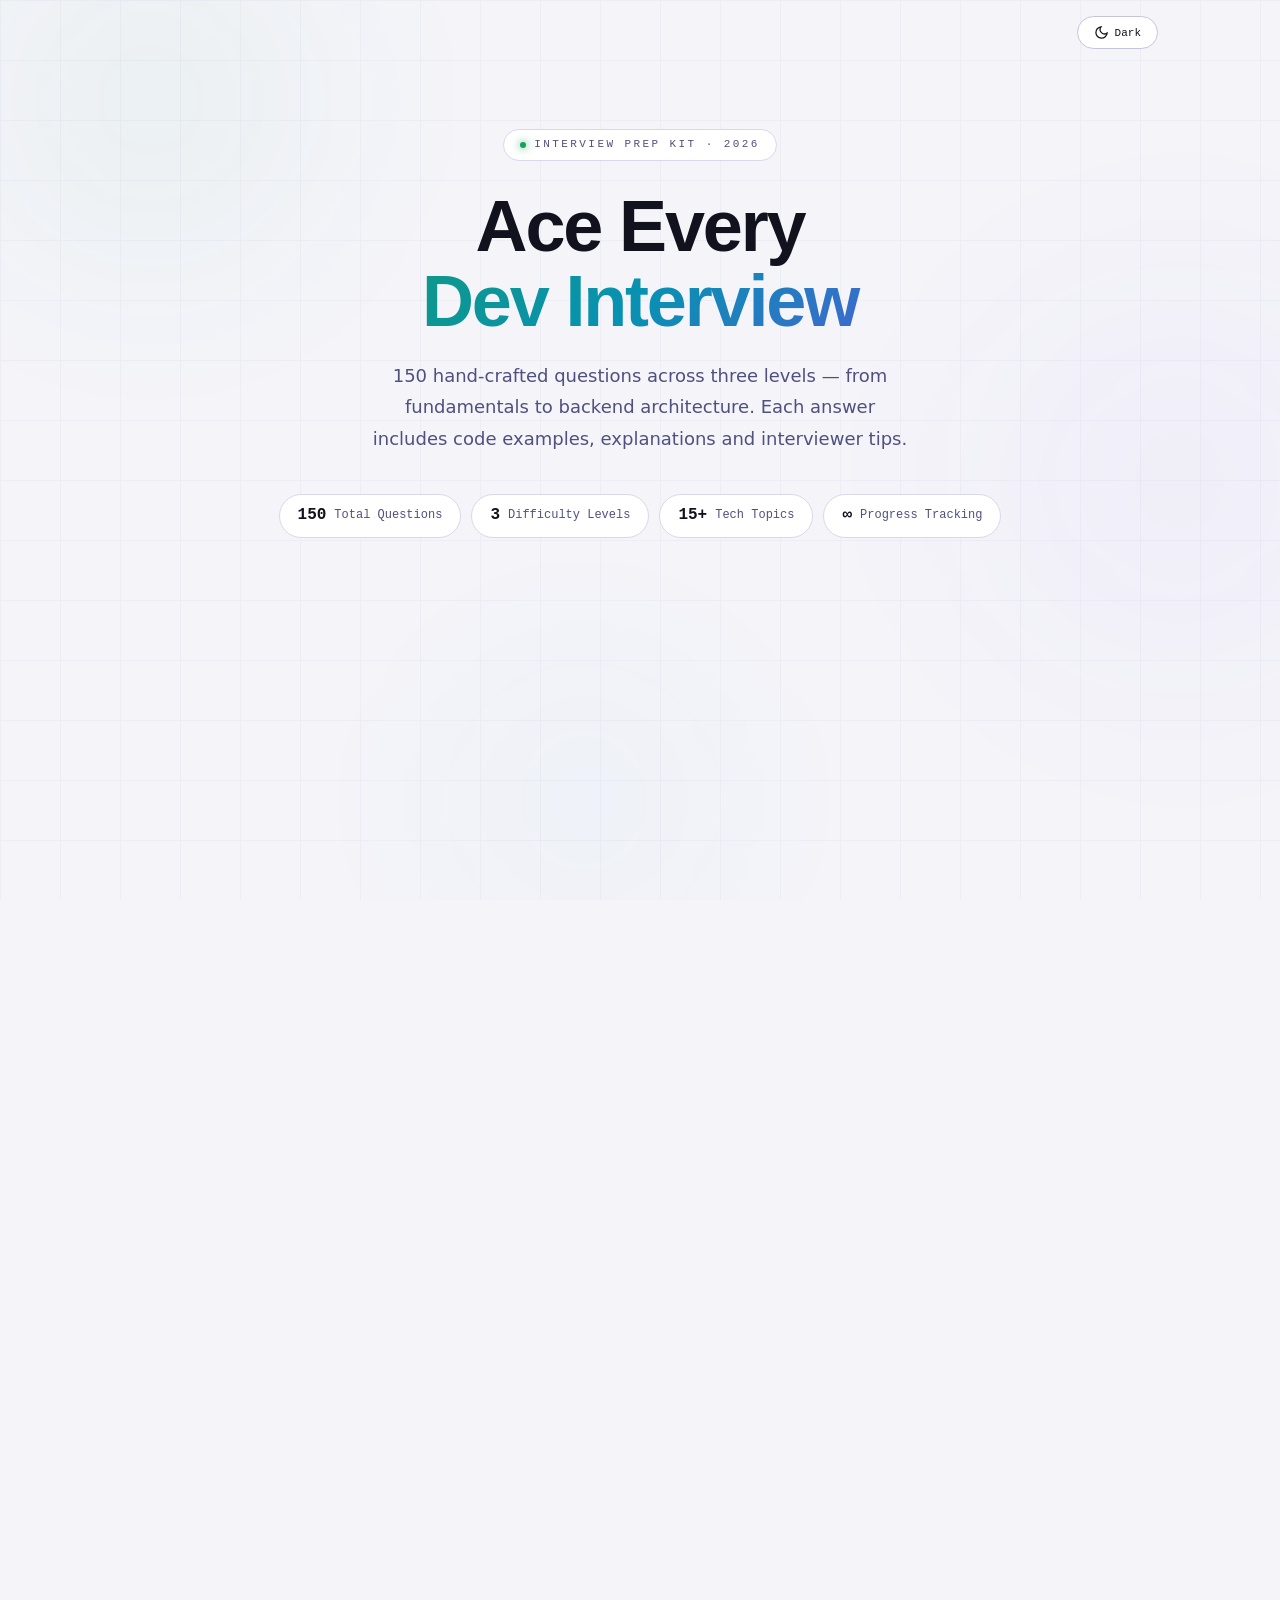
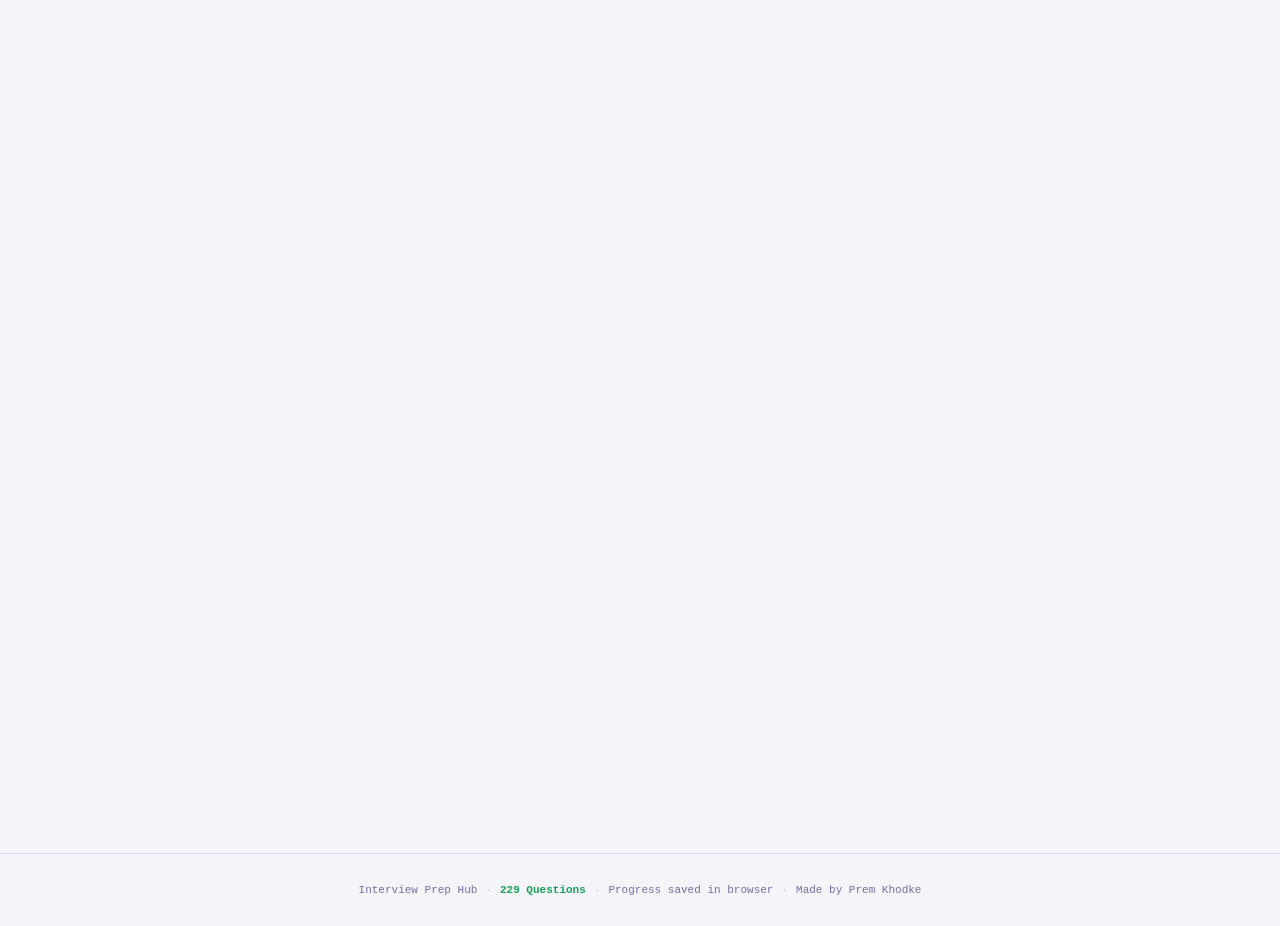
<file: index.html>
<!DOCTYPE html>
<html lang="en" data-theme="dark">

<head>
  <meta charset="UTF-8">
  <meta name="viewport" content="width=device-width, initial-scale=1.0">

  <!-- Security headers (CSP defined centrally in assets/js/csp.js) -->
  <!-- Note: X-Frame-Options and frame-ancestors must be set as HTTP response headers, not <meta> tags -->
  <script src="assets/js/csp.js"></script>
  <meta http-equiv="X-Content-Type-Options" content="nosniff">
  <meta http-equiv="Referrer-Policy" content="strict-origin-when-cross-origin">
  <meta http-equiv="Permissions-Policy" content="camera=(), microphone=(), geolocation=()">

  <!-- SEO -->
  <link rel="icon" type="image/x-icon" href="favicon.ico">
  <title>Interview Prep Hub — 150+ Full Stack Questions</title>
  <meta name="description"
    content="Master your full-stack developer interview with 150 curated questions across Basic, Intermediate, and Backend levels. Track your progress and land your dream job.">

  <!-- Fonts (preconnect for performance) -->
  <link rel="preconnect" href="https://fonts.googleapis.com">
  <link rel="preconnect" href="https://fonts.gstatic.com" crossorigin>
  <link rel="stylesheet"
    href="https://fonts.googleapis.com/css2?family=Syne:wght@400;600;700;800&family=DM+Mono:wght@400;500&family=Inter:wght@300;400;500;600&display=swap">

  <!-- Styles -->
  <link rel="stylesheet" href="assets/css/landing.css">

  <!-- Theme: runs before body paint to prevent FOUC -->
  <script src="assets/js/theme.js"></script>
</head>

<body>
  <!-- Skip navigation for keyboard / screen reader users -->
  <a href="#main-content" class="skip-link">Skip to main content</a>

  <!-- Background orbs (decorative, hidden from AT) -->
  <div class="bg-orbs" aria-hidden="true">
    <div class="orb orb-1"></div>
    <div class="orb orb-2"></div>
    <div class="orb orb-3"></div>
  </div>

  <div class="container">
    <!-- Theme toggle -->
    <div class="theme-toggle-wrap">
      <button id="theme-toggle" class="theme-btn" aria-label="Switch to light mode" type="button">
        <!-- Icon injected by JS -->
      </button>
    </div>

    <main id="main-content">

      <!-- ── HERO ── -->
      <section class="hero" aria-labelledby="hero-heading">
        <div class="hero-eyebrow" aria-hidden="true">
          <span class="dot"></span>
          Interview Prep Kit · 2026
        </div>

        <h1 id="hero-heading">
          <span class="h1-line1">Ace Every</span>
          <span class="h1-line2">Dev Interview</span>
        </h1>

        <p class="hero-sub">
          150 hand-crafted questions across three levels — from fundamentals to backend architecture.
          Each answer includes code examples, explanations and interviewer tips.
        </p>

        <div class="stats-row" role="list" aria-label="Quick stats">
          <div class="stat-chip" role="listitem"><span class="num" aria-label="150">150</span> Total Questions</div>
          <div class="stat-chip" role="listitem"><span class="num" aria-label="3">3</span> Difficulty Levels</div>
          <div class="stat-chip" role="listitem"><span class="num" aria-label="15 plus">15+</span> Tech Topics</div>
          <div class="stat-chip" role="listitem"><span class="num" aria-label="unlimited">∞</span> Progress Tracking
          </div>
        </div>
      </section>

      <!-- ── QUESTION SET CARDS ── -->
      <section aria-labelledby="sets-heading">
        <h2 id="sets-heading" class="sr-only">Question Sets</h2>

        <div class="cards-grid reveal" id="cardsGrid">

          <!-- Basic 50 -->
          <a href="basic-50/index.html" class="card card-basic" id="card-basic"
            aria-label="Basic 50 — Beginner level, 50 questions on React, JavaScript, CSS, Node.js and Git">
            <div class="card-band" aria-hidden="true"></div>
            <div class="card-inner-glow" aria-hidden="true"></div>
            <div class="card-body">
              <div class="card-badge" aria-hidden="true">⬡ Level 01 · Beginner</div>
              <span class="card-level-icon" role="img" aria-label="Seedling">🌱</span>
              <div class="diff-dots" aria-label="Difficulty: 1 out of 3">
                <div class="diff-dot filled" aria-hidden="true"></div>
                <div class="diff-dot empty" aria-hidden="true"></div>
                <div class="diff-dot empty" aria-hidden="true"></div>
              </div>
              <h3 class="card-title">Basic 50</h3>
              <p class="card-subtitle">Start here. Covers essentials every full-stack developer needs — React,
                JavaScript, CSS, Node.js and Git fundamentals.</p>
              <ul class="card-topics" aria-label="Topics covered">
                <li class="topic-tag">React</li>
                <li class="topic-tag">JavaScript</li>
                <li class="topic-tag">CSS / Tailwind</li>
                <li class="topic-tag">Node.js</li>
                <li class="topic-tag">Linux</li>
                <li class="topic-tag">MySQL</li>
                <li class="topic-tag">Git</li>
              </ul>
              <div class="card-meta">
                <div class="card-count">
                  <span class="num" aria-label="50">50</span>
                  <span class="label">Questions</span>
                </div>
                <span class="card-cta" aria-hidden="true">Start <span class="cta-arrow">→</span></span>
              </div>
            </div>
          </a>

          <!-- Intermediate 50 -->
          <a href="intermediate-50/index.html" class="card card-inter" id="card-intermediate"
            aria-label="Intermediate 50 — Intermediate level, 50 questions on React internals, TypeScript and performance">
            <div class="card-band" aria-hidden="true"></div>
            <div class="card-inner-glow" aria-hidden="true"></div>
            <div class="card-body">
              <div class="card-badge" aria-hidden="true">⬡ Level 02 · Intermediate</div>
              <span class="card-level-icon" role="img" aria-label="Lightning bolt">⚡</span>
              <div class="diff-dots" aria-label="Difficulty: 2 out of 3">
                <div class="diff-dot filled" aria-hidden="true"></div>
                <div class="diff-dot filled" aria-hidden="true"></div>
                <div class="diff-dot empty" aria-hidden="true"></div>
              </div>
              <h3 class="card-title">Intermediate 50</h3>
              <p class="card-subtitle">Level up. Deep dives into React internals, TypeScript, performance optimization
                and advanced Node.js patterns.</p>
              <ul class="card-topics" aria-label="Topics covered">
                <li class="topic-tag">React Internals</li>
                <li class="topic-tag">TypeScript</li>
                <li class="topic-tag">Next.js RSC</li>
                <li class="topic-tag">Performance</li>
                <li class="topic-tag">Closures</li>
                <li class="topic-tag">SCSS</li>
                <li class="topic-tag">CSS Grid</li>
              </ul>
              <div class="card-meta">
                <div class="card-count">
                  <span class="num" aria-label="50">50</span>
                  <span class="label">Questions</span>
                </div>
                <span class="card-cta" aria-hidden="true">Start <span class="cta-arrow">→</span></span>
              </div>
            </div>
          </a>

          <!-- Backend 50 -->
          <a href="backend-50/index.html" class="card card-backend" id="card-backend"
            aria-label="Backend 50 — Advanced level, 50 questions on Node.js, databases, Docker and system design">
            <div class="card-band" aria-hidden="true"></div>
            <div class="card-inner-glow" aria-hidden="true"></div>
            <div class="card-body">
              <div class="card-badge" aria-hidden="true">⬡ Level 03 · Backend</div>
              <span class="card-level-icon" role="img" aria-label="Wrench">🔧</span>
              <div class="diff-dots" aria-label="Difficulty: 3 out of 3">
                <div class="diff-dot filled" aria-hidden="true"></div>
                <div class="diff-dot filled" aria-hidden="true"></div>
                <div class="diff-dot filled" aria-hidden="true"></div>
              </div>
              <h3 class="card-title">Backend 50</h3>
              <p class="card-subtitle">Go deep on servers. Node.js, databases, REST APIs, Docker, NestJS, webhooks and
                system design.</p>
              <ul class="card-topics" aria-label="Topics covered">
                <li class="topic-tag">Node.js</li>
                <li class="topic-tag">REST API</li>
                <li class="topic-tag">PostgreSQL</li>
                <li class="topic-tag">MongoDB</li>
                <li class="topic-tag">Docker</li>
                <li class="topic-tag">NestJS</li>
                <li class="topic-tag">Webhooks</li>
              </ul>
              <div class="card-meta">
                <div class="card-count">
                  <span class="num" aria-label="50">50</span>
                  <span class="label">Questions</span>
                </div>
                <span class="card-cta" aria-hidden="true">Start <span class="cta-arrow">→</span></span>
              </div>
            </div>
          </a>

          <!-- Company Questions -->
          <a href="company-questions/index.html" class="card card-company" id="card-company"
            aria-label="Company Questions — Top questions from tech giants like Google, Meta, and Amazon">
            <div class="card-band" aria-hidden="true"></div>
            <div class="card-inner-glow" aria-hidden="true"></div>
            <div class="card-body">
              <div class="card-badge" aria-hidden="true">⬡ Level 04 · Companies</div>
              <span class="card-level-icon" role="img" aria-label="Building">🏢</span>
              <div class="diff-dots" aria-label="Difficulty: Mixed">
                <div class="diff-dot filled" aria-hidden="true"></div>
                <div class="diff-dot filled" aria-hidden="true"></div>
                <div class="diff-dot filled" aria-hidden="true"></div>
              </div>
              <h3 class="card-title">Company Qs</h3>
              <p class="card-subtitle">Real interview questions segregated by top tech companies. Repeated questions are
                marked as Important.</p>
              <ul class="card-topics" aria-label="Topics covered">
                <li class="topic-tag">Cognizant</li>
                <li class="topic-tag">Jio Hotstar</li>
                <li class="topic-tag">Deloitte</li>
                <li class="topic-tag">System Design</li>
                <li class="topic-tag">DSA</li>
              </ul>
              <div class="card-meta">
                <div class="card-count">
                  <span class="num" aria-label="Growing">∞</span>
                  <span class="label">Questions</span>
                </div>
                <span class="card-cta" aria-hidden="true">Start <span class="cta-arrow">→</span></span>
              </div>
            </div>
          </a>

        </div><!-- /.cards-grid -->
      </section>

      <!-- ── HOW IT WORKS ── -->
      <section aria-labelledby="how-heading" class="reveal">
        <p class="section-label" aria-hidden="true">How it works</p>
        <h2 id="how-heading" class="section-title">Built for real interview prep</h2>

        <ul class="steps-grid" aria-label="Steps to use this kit">
          <li class="step">
            <div class="step-num" aria-hidden="true">01</div>
            <span class="step-icon" role="img" aria-label="Target">🎯</span>
            <h3 class="step-title">Pick your level</h3>
            <p class="step-desc">Start with Basic if you're new. Jump to Intermediate or Backend if you're prepping for
              a specific role.</p>
          </li>
          <li class="step">
            <div class="step-num" aria-hidden="true">02</div>
            <span class="step-icon" role="img" aria-label="Open book">📖</span>
            <h3 class="step-title">Read the answer</h3>
            <p class="step-desc">Every question has a detailed answer, a code example, a plain-English explanation, and
              an interviewer tip.</p>
          </li>
          <li class="step">
            <div class="step-num" aria-hidden="true">03</div>
            <span class="step-icon" role="img" aria-label="Checkmark">✅</span>
            <h3 class="step-title">Mark as done</h3>
            <p class="step-desc">Click the circle to mark questions complete. Your progress is saved in the browser so
              you never lose it.</p>
          </li>
          <li class="step">
            <div class="step-num" aria-hidden="true">04</div>
            <span class="step-icon" role="img" aria-label="Magnifying glass">🔍</span>
            <h3 class="step-title">Filter &amp; search</h3>
            <p class="step-desc">Filter by difficulty or topic, or use the search bar to quickly find questions on any
              technology.</p>
          </li>
        </ul>
      </section>

      <!-- ── TOPICS CLOUD ── -->
      <section aria-labelledby="topics-heading" class="topics-section reveal">
        <div class="topics-header">
          <h2 id="topics-heading" class="topics-title">All Topics Covered</h2>
          <p class="topics-sub">Across all three question sets</p>
        </div>
        <ul class="topics-cloud" aria-label="Technology topics">
          <!-- Basic (green) -->
          <li class="topic-pill"><span class="pill-dot pill-green" aria-hidden="true"></span>React</li>
          <li class="topic-pill"><span class="pill-dot pill-green" aria-hidden="true"></span>Next.js</li>
          <li class="topic-pill"><span class="pill-dot pill-green" aria-hidden="true"></span>JavaScript</li>
          <li class="topic-pill"><span class="pill-dot pill-green" aria-hidden="true"></span>CSS Flexbox</li>
          <li class="topic-pill"><span class="pill-dot pill-green" aria-hidden="true"></span>TailwindCSS</li>
          <li class="topic-pill"><span class="pill-dot pill-green" aria-hidden="true"></span>Node.js</li>
          <li class="topic-pill"><span class="pill-dot pill-green" aria-hidden="true"></span>Express.js</li>
          <li class="topic-pill"><span class="pill-dot pill-green" aria-hidden="true"></span>Linux</li>
          <li class="topic-pill"><span class="pill-dot pill-green" aria-hidden="true"></span>Git</li>
          <li class="topic-pill"><span class="pill-dot pill-green" aria-hidden="true"></span>MySQL</li>
          <li class="topic-pill"><span class="pill-dot pill-green" aria-hidden="true"></span>MongoDB</li>
          <!-- Intermediate (purple) -->
          <li class="topic-pill"><span class="pill-dot pill-purple" aria-hidden="true"></span>TypeScript</li>
          <li class="topic-pill"><span class="pill-dot pill-purple" aria-hidden="true"></span>React Internals</li>
          <li class="topic-pill"><span class="pill-dot pill-purple" aria-hidden="true"></span>RSC / App Router</li>
          <li class="topic-pill"><span class="pill-dot pill-purple" aria-hidden="true"></span>Redux Toolkit</li>
          <li class="topic-pill"><span class="pill-dot pill-purple" aria-hidden="true"></span>Zustand</li>
          <li class="topic-pill"><span class="pill-dot pill-purple" aria-hidden="true"></span>CSS Grid</li>
          <li class="topic-pill"><span class="pill-dot pill-purple" aria-hidden="true"></span>SCSS</li>
          <li class="topic-pill"><span class="pill-dot pill-purple" aria-hidden="true"></span>Performance</li>
          <li class="topic-pill"><span class="pill-dot pill-purple" aria-hidden="true"></span>Event Loop</li>
          <li class="topic-pill"><span class="pill-dot pill-purple" aria-hidden="true"></span>Closures</li>
          <li class="topic-pill"><span class="pill-dot pill-purple" aria-hidden="true"></span>Lighthouse</li>
          <!-- Backend (teal) -->
          <li class="topic-pill"><span class="pill-dot pill-teal" aria-hidden="true"></span>REST API</li>
          <li class="topic-pill"><span class="pill-dot pill-teal" aria-hidden="true"></span>NestJS</li>
          <li class="topic-pill"><span class="pill-dot pill-teal" aria-hidden="true"></span>PHP</li>
          <li class="topic-pill"><span class="pill-dot pill-teal" aria-hidden="true"></span>Java / Spring</li>
          <li class="topic-pill"><span class="pill-dot pill-teal" aria-hidden="true"></span>PostgreSQL</li>
          <li class="topic-pill"><span class="pill-dot pill-teal" aria-hidden="true"></span>Docker</li>
          <li class="topic-pill"><span class="pill-dot pill-teal" aria-hidden="true"></span>Nginx</li>
          <li class="topic-pill"><span class="pill-dot pill-teal" aria-hidden="true"></span>Webhooks</li>
          <li class="topic-pill"><span class="pill-dot pill-teal" aria-hidden="true"></span>JWT / OAuth</li>
          <li class="topic-pill"><span class="pill-dot pill-teal" aria-hidden="true"></span>Redis / TTL</li>
          <li class="topic-pill"><span class="pill-dot pill-teal" aria-hidden="true"></span>Webpack</li>
          <li class="topic-pill"><span class="pill-dot pill-teal" aria-hidden="true"></span>ACID / Transactions</li>
          <li class="topic-pill"><span class="pill-dot pill-teal" aria-hidden="true"></span>CRUD</li>
        </ul>
      </section>

    </main><!-- /#main-content -->
  </div><!-- /.container -->

  <!-- Footer -->
  <footer>
    <div class="container">
      <p class="footer-inner">
        <span>Interview Prep Hub</span>
        <span class="footer-sep" aria-hidden="true">·</span>
        <span class="footer-accent" id="landing-q-count">229 Questions</span>
        <span class="footer-sep" aria-hidden="true">·</span>
        <span>Progress saved in browser</span>
        <span class="footer-sep" aria-hidden="true">·</span>
        <span>Made by Prem Khodke</span>
      </p>
    </div>
  </footer>

  <!-- Question count updated by landing.js -->

  <!-- Floating hint (mobile, aria-hidden so screen readers don't duplicate) -->
  <div class="floating-bar" aria-hidden="true">
    <span class="fb-dot"></span>
    150 questions · 3 levels · start anywhere
  </div>

  <!-- Screen-reader only utility class -->
  <!-- .sr-only is defined in landing.css -->

  <!-- App JS (deferred — does not block render) -->
  <script src="assets/js/landing.js" defer></script>
</body>

</html>
</file>
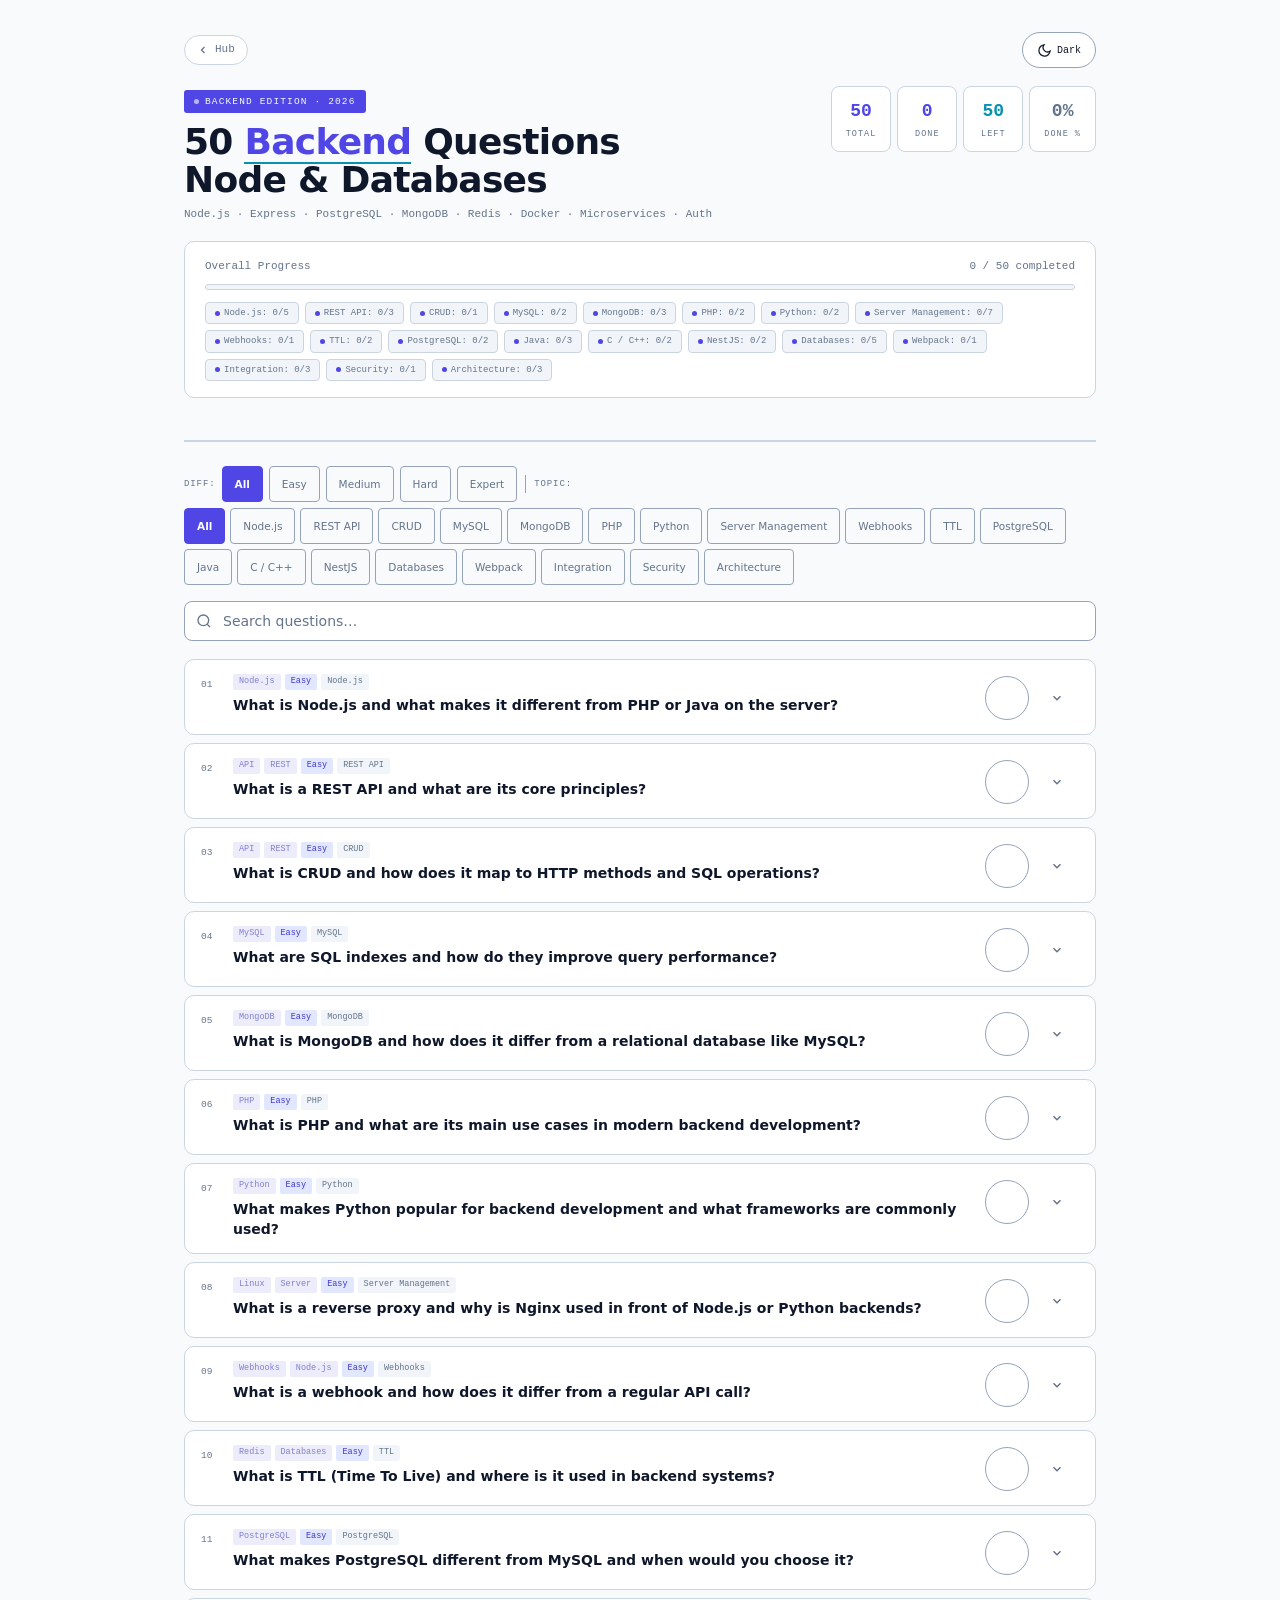
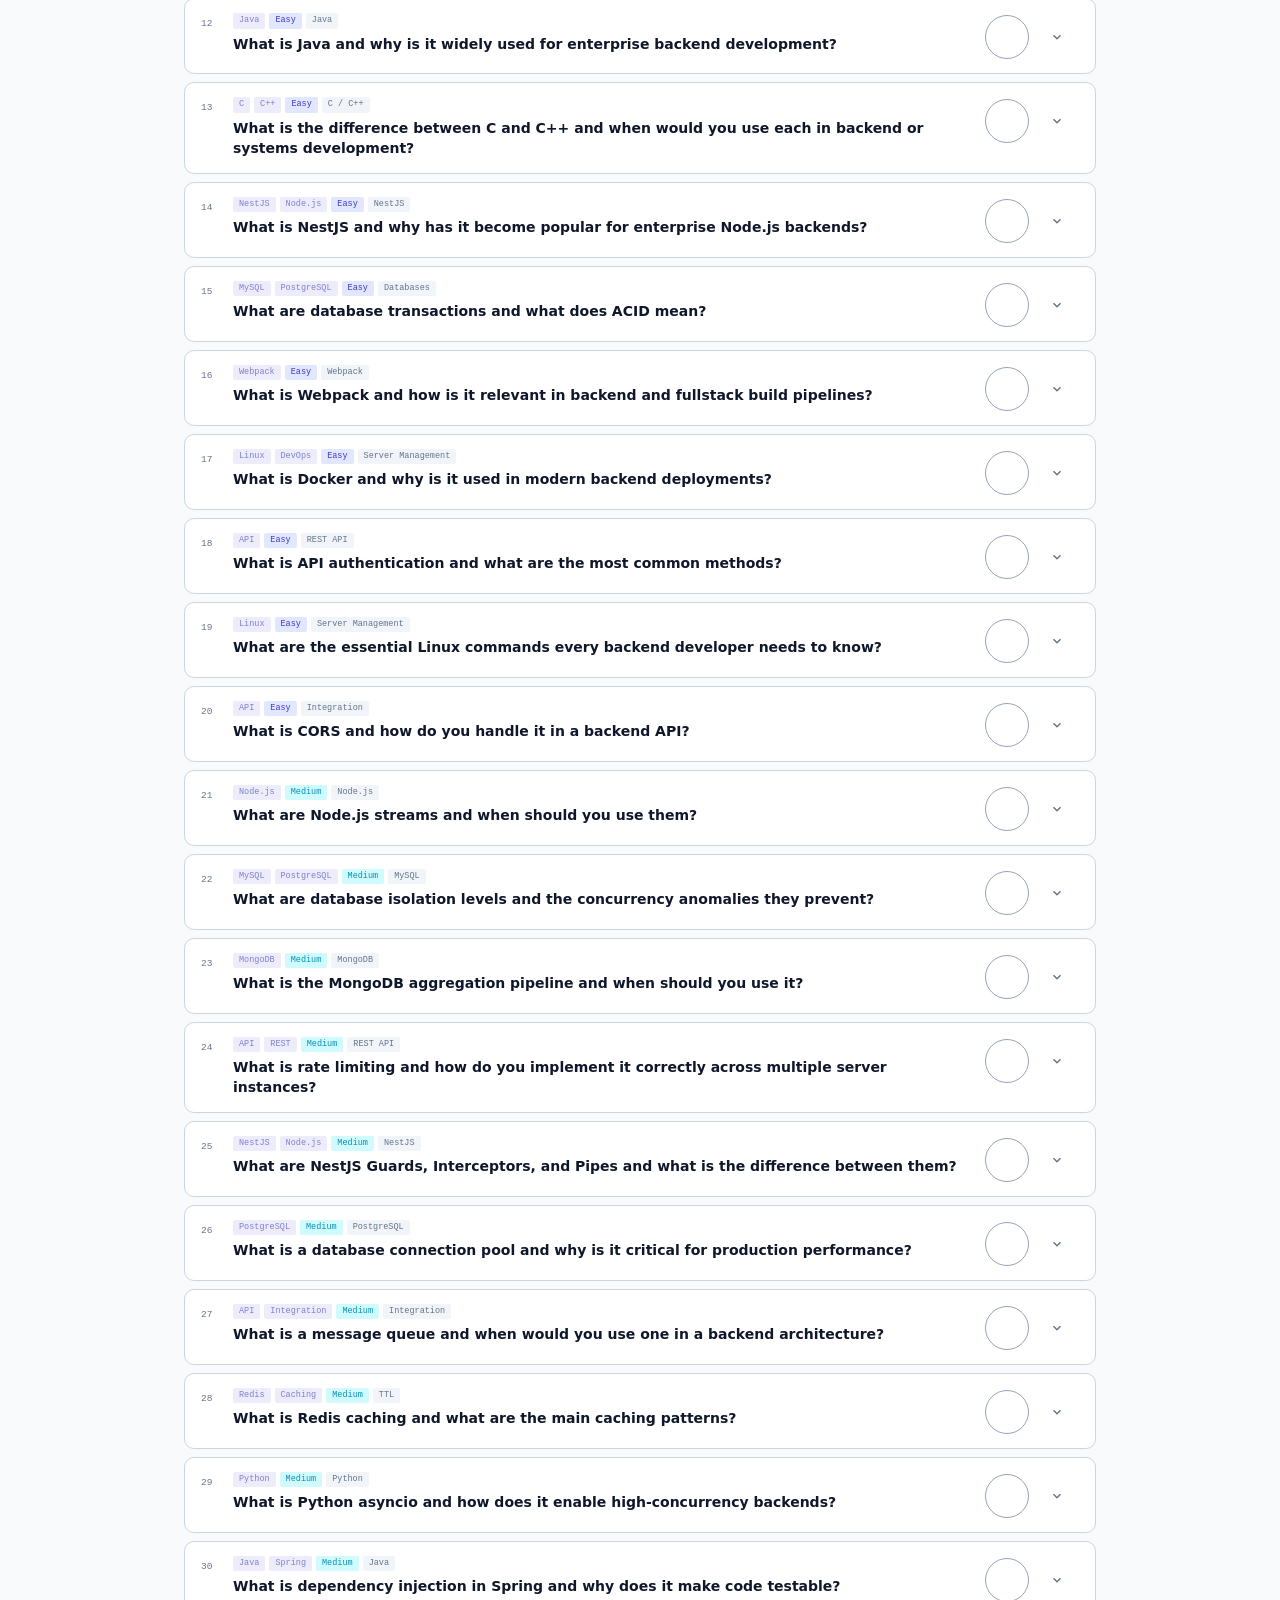
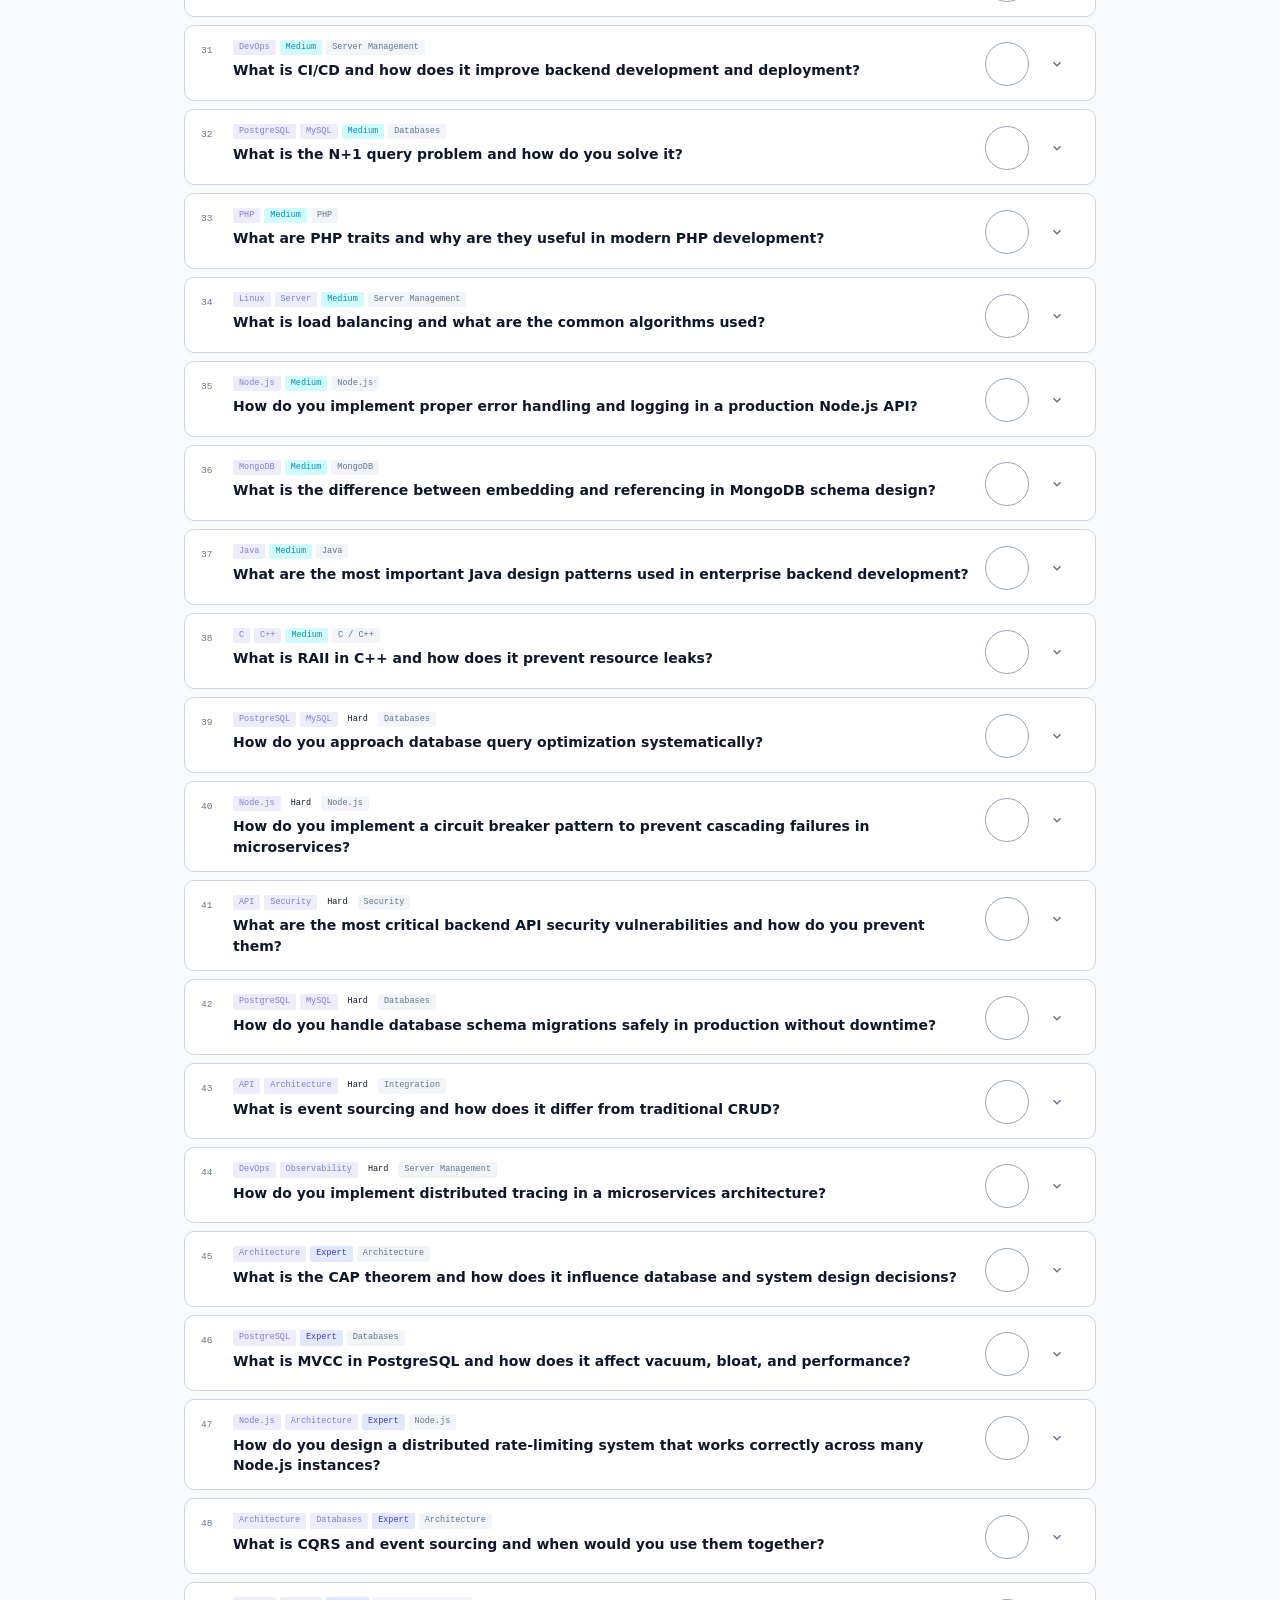
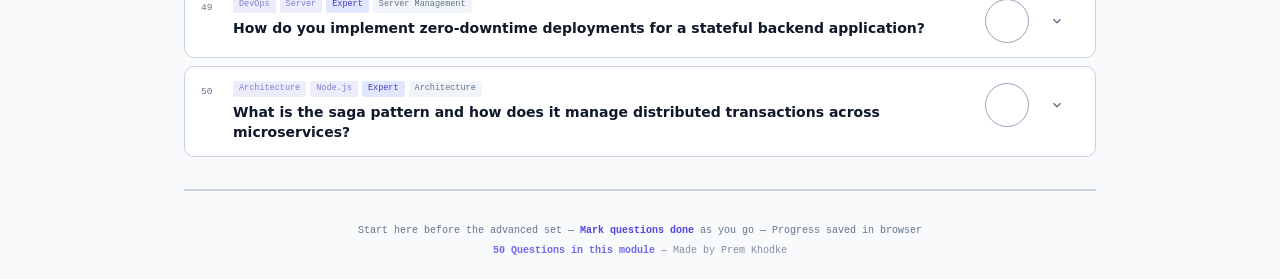
<file: backend-50/index.html>
<!DOCTYPE html>
<html lang="en" data-theme="light">

<head>
  <meta charset="UTF-8">
  <meta name="viewport" content="width=device-width, initial-scale=1.0">

  <!-- Security headers (CSP defined centrally in ../assets/js/csp.js) -->
  <!-- Note: X-Frame-Options and frame-ancestors must be set as HTTP response headers, not <meta> tags -->
  <script src="../assets/js/csp.js"></script>
  <meta http-equiv="X-Content-Type-Options" content="nosniff">
  <meta http-equiv="Referrer-Policy" content="strict-origin-when-cross-origin">
  <meta http-equiv="Permissions-Policy" content="camera=(), microphone=(), geolocation=()">

  <!-- SEO -->
  <title>50 Basic Full Stack Interview Questions — React, JS, CSS, Node &amp; More</title>
  <meta name="description"
    content="50 beginner-level full-stack developer interview questions covering React, JavaScript, CSS, TailwindCSS, Node.js, Linux, MySQL, MongoDB, Git and more.">

  <!-- Fonts -->
  <link rel="preconnect" href="https://fonts.googleapis.com">
  <link rel="preconnect" href="https://fonts.gstatic.com" crossorigin>
  <link rel="stylesheet"
    href="https://fonts.googleapis.com/css2?family=Inter:wght@300;400;500;600;700&family=DM+Mono:wght@400;500&display=swap">

  <!-- Stylesheet -->
  <link rel="stylesheet" href="css/styles.css">

  <!-- Theme: runs before body to prevent FOUC -->
  <script src="../assets/js/theme.js"></script>
</head>

<body>

  <!-- Skip navigation link (keyboard / AT users) -->
  <a href="#main-content" class="skip-link">Skip to main content</a>

  <!-- ARIA live region for dynamic announcements -->
  <div id="a11y-live" role="status" aria-live="polite" aria-atomic="true"></div>

  <div class="wrap">

    <iqhub-header badge="Backend Edition · 2026" title="50 <em>Backend</em> Questions<br>Node & Databases" sub="Node.js · Express · PostgreSQL · MongoDB · Redis · Docker · Microservices · Auth"></iqhub-header>

    <main id="main-content">

      <!-- Filters -->
      <iqhub-filters diffs="Easy,Medium,Hard,Expert"></iqhub-filters>

      <!-- Question list -->
      <section aria-label="Interview questions" aria-live="polite" aria-relevant="additions removals">
        <div class="ql" id="ql" role="list"></div>
      </section>

    </main>

    <iqhub-footer></iqhub-footer>
    

  </div><!-- /.wrap -->

  <!-- App JS (deferred) -->
  <script src="../components/iqhub-components.js" defer></script>
  <script src="../assets/js/core-app.js" defer></script>
  <script src="js/app.js" defer></script>
</body>

</html>
</file>
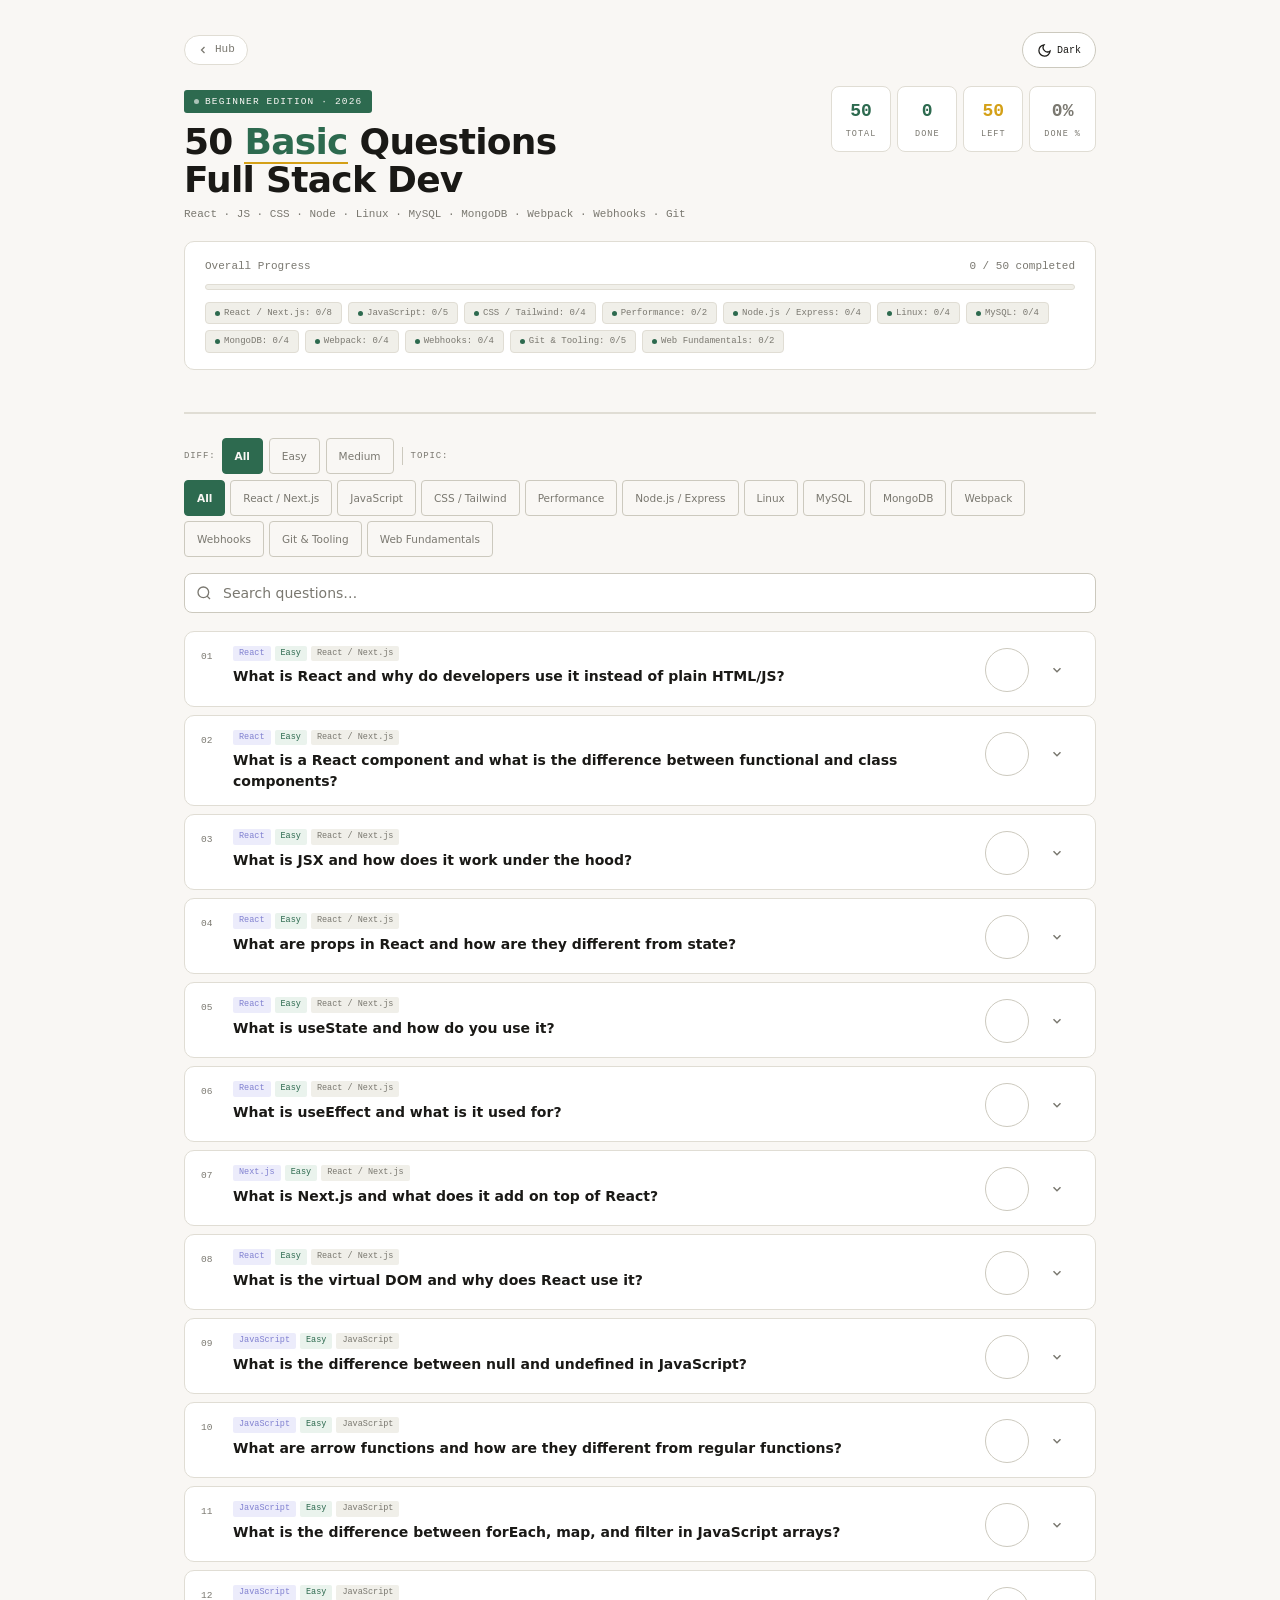
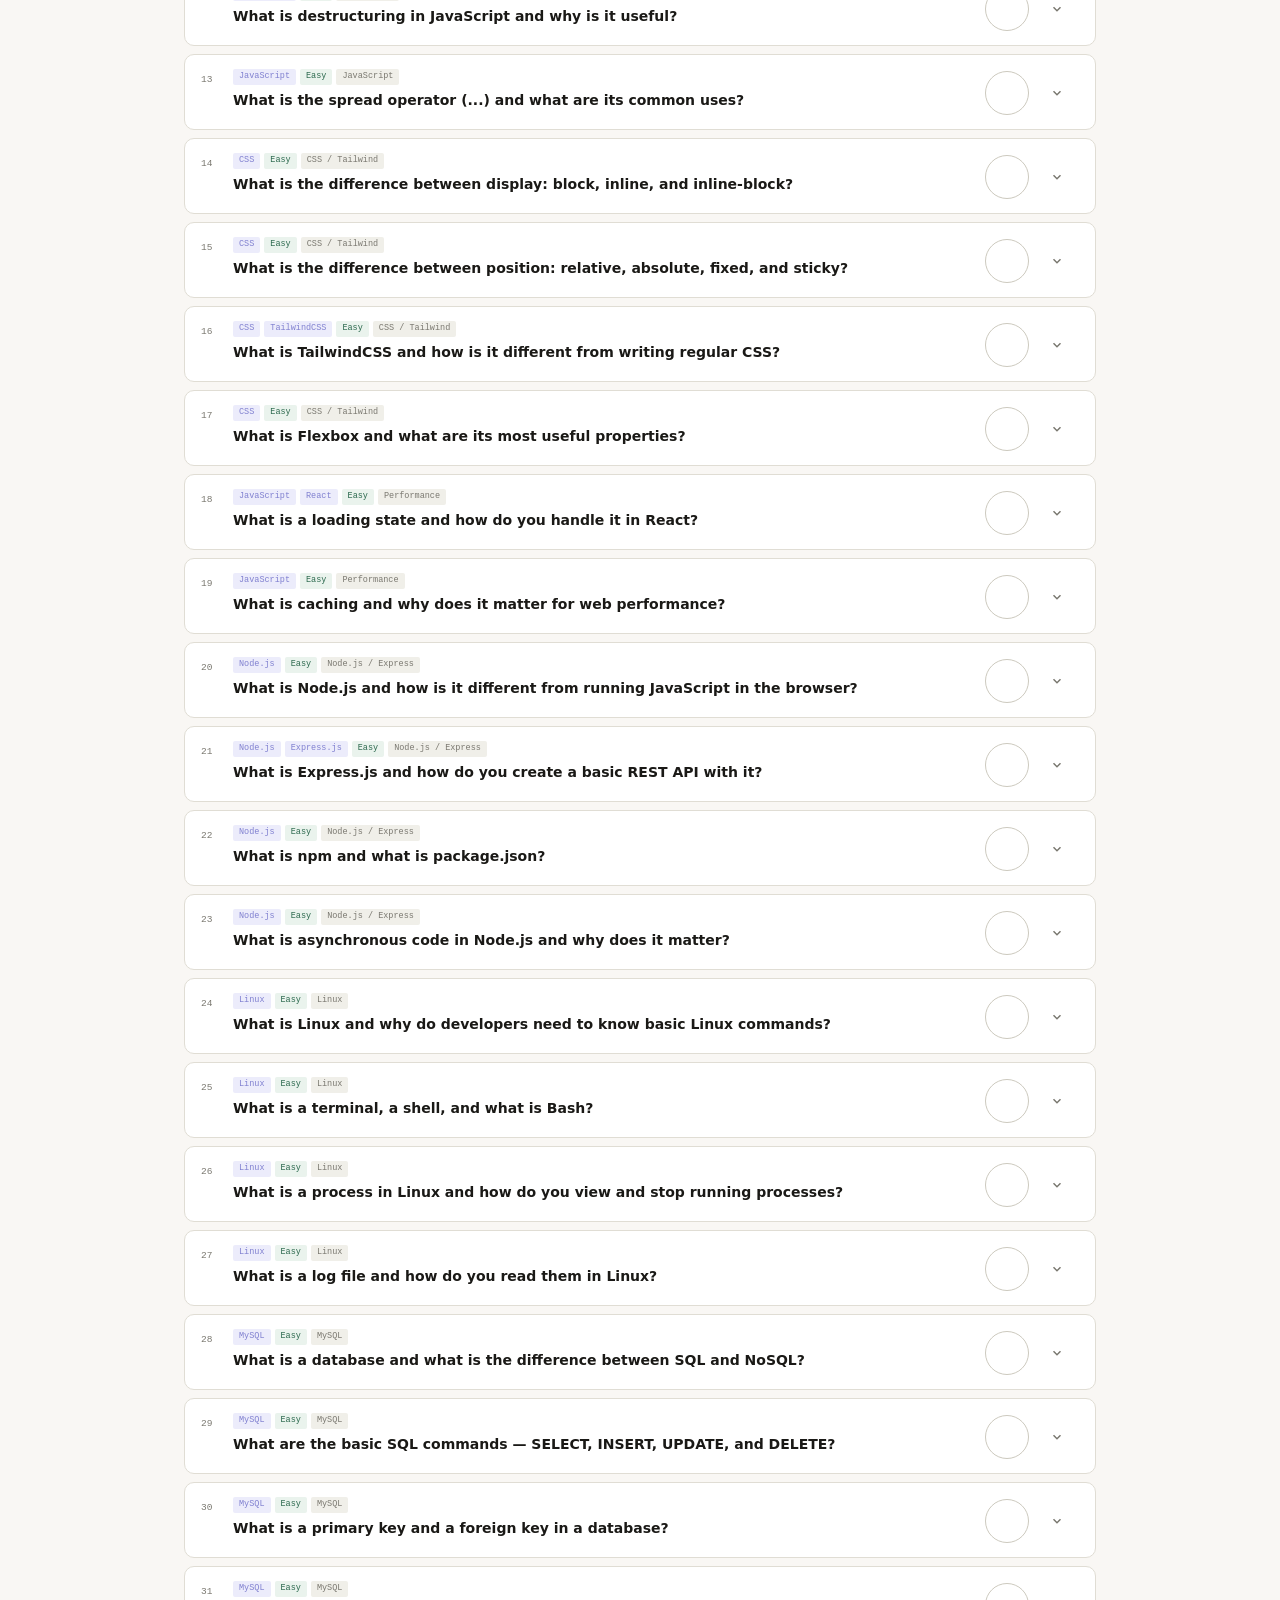
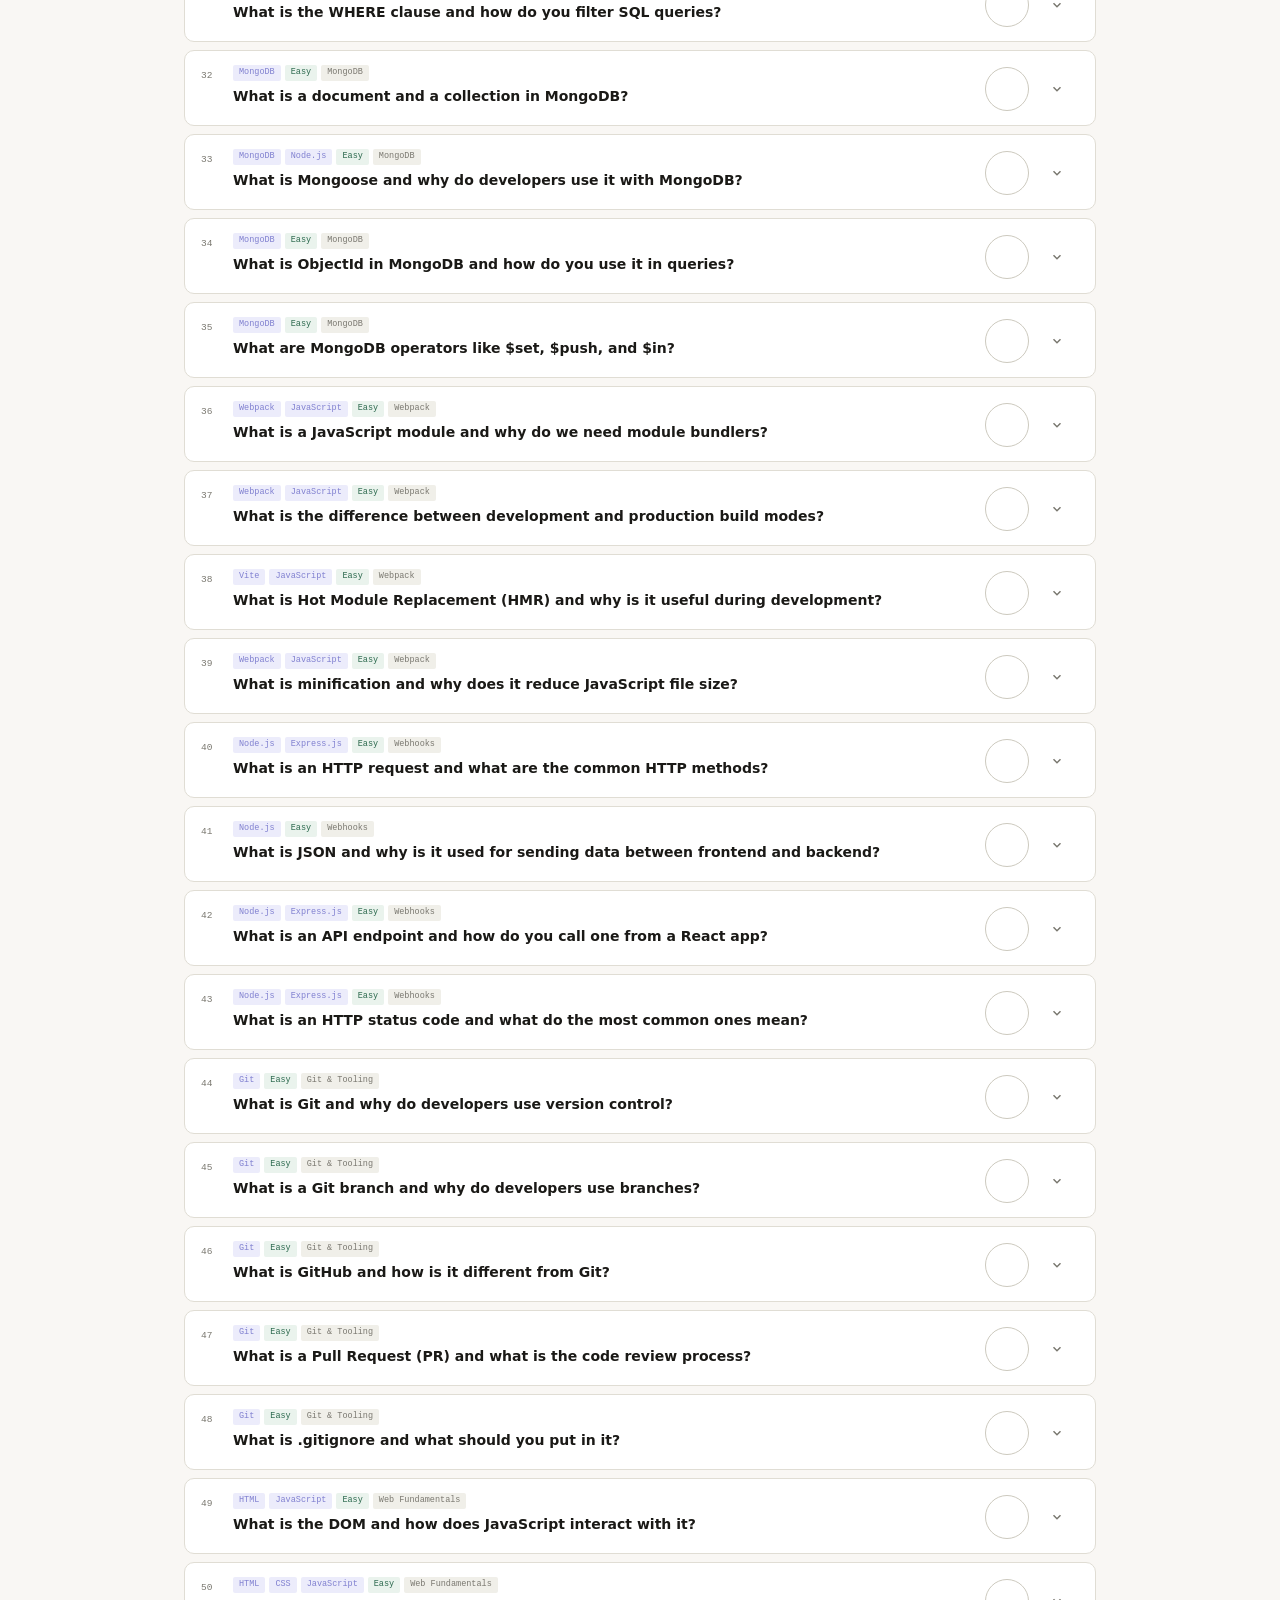
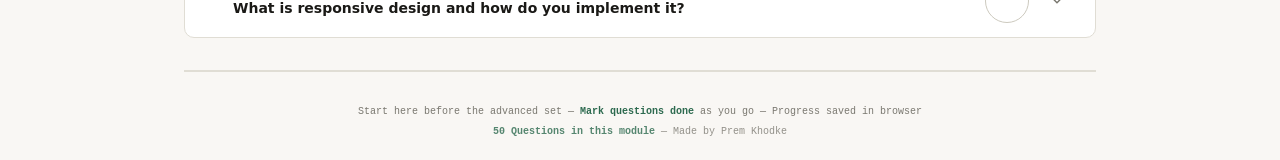
<file: basic-50/index.html>
<!DOCTYPE html>
<html lang="en" data-theme="light">

<head>
  <meta charset="UTF-8">
  <meta name="viewport" content="width=device-width, initial-scale=1.0">

  <!-- Security headers (CSP defined centrally in ../assets/js/csp.js) -->
  <!-- Note: X-Frame-Options and frame-ancestors must be set as HTTP response headers, not <meta> tags -->
  <script src="../assets/js/csp.js"></script>
  <meta http-equiv="X-Content-Type-Options" content="nosniff">
  <meta http-equiv="Referrer-Policy" content="strict-origin-when-cross-origin">
  <meta http-equiv="Permissions-Policy" content="camera=(), microphone=(), geolocation=()">

  <!-- SEO -->
  <title>50 Basic Full Stack Interview Questions — React, JS, CSS, Node &amp; More</title>
  <meta name="description"
    content="50 beginner-level full-stack developer interview questions covering React, JavaScript, CSS, TailwindCSS, Node.js, Linux, MySQL, MongoDB, Git and more.">

  <!-- Fonts -->
  <link rel="preconnect" href="https://fonts.googleapis.com">
  <link rel="preconnect" href="https://fonts.gstatic.com" crossorigin>
  <link rel="stylesheet"
    href="https://fonts.googleapis.com/css2?family=Inter:wght@300;400;500;600;700&family=DM+Mono:wght@400;500&display=swap">

  <!-- Stylesheet -->
  <link rel="stylesheet" href="css/styles.css">

  <!-- Theme: runs before body to prevent FOUC -->
  <script src="../assets/js/theme.js"></script>
</head>

<body>

  <!-- Skip navigation link (keyboard / AT users) -->
  <a href="#main-content" class="skip-link">Skip to main content</a>

  <!-- ARIA live region for dynamic announcements -->
  <div id="a11y-live" role="status" aria-live="polite" aria-atomic="true"></div>

  <div class="wrap">

    <iqhub-header badge="Beginner Edition · 2026" title="50 <em>Basic</em> Questions<br>Full Stack Dev" sub="React · JS · CSS · Node · Linux · MySQL · MongoDB · Webpack · Webhooks · Git"></iqhub-header>

    <main id="main-content">

      <!-- Filters -->
      <iqhub-filters diffs="Easy,Medium"></iqhub-filters>

      <!-- Question list -->
      <section aria-label="Interview questions" aria-live="polite" aria-relevant="additions removals">
        <div class="ql" id="ql" role="list"></div>
      </section>

    </main>

    <iqhub-footer></iqhub-footer>
    

  </div><!-- /.wrap -->

  <!-- App JS (deferred) -->
  <script src="../components/iqhub-components.js" defer></script>
  <script src="../assets/js/core-app.js" defer></script>
  <script src="js/app.js" defer></script>
</body>

</html>
</file>
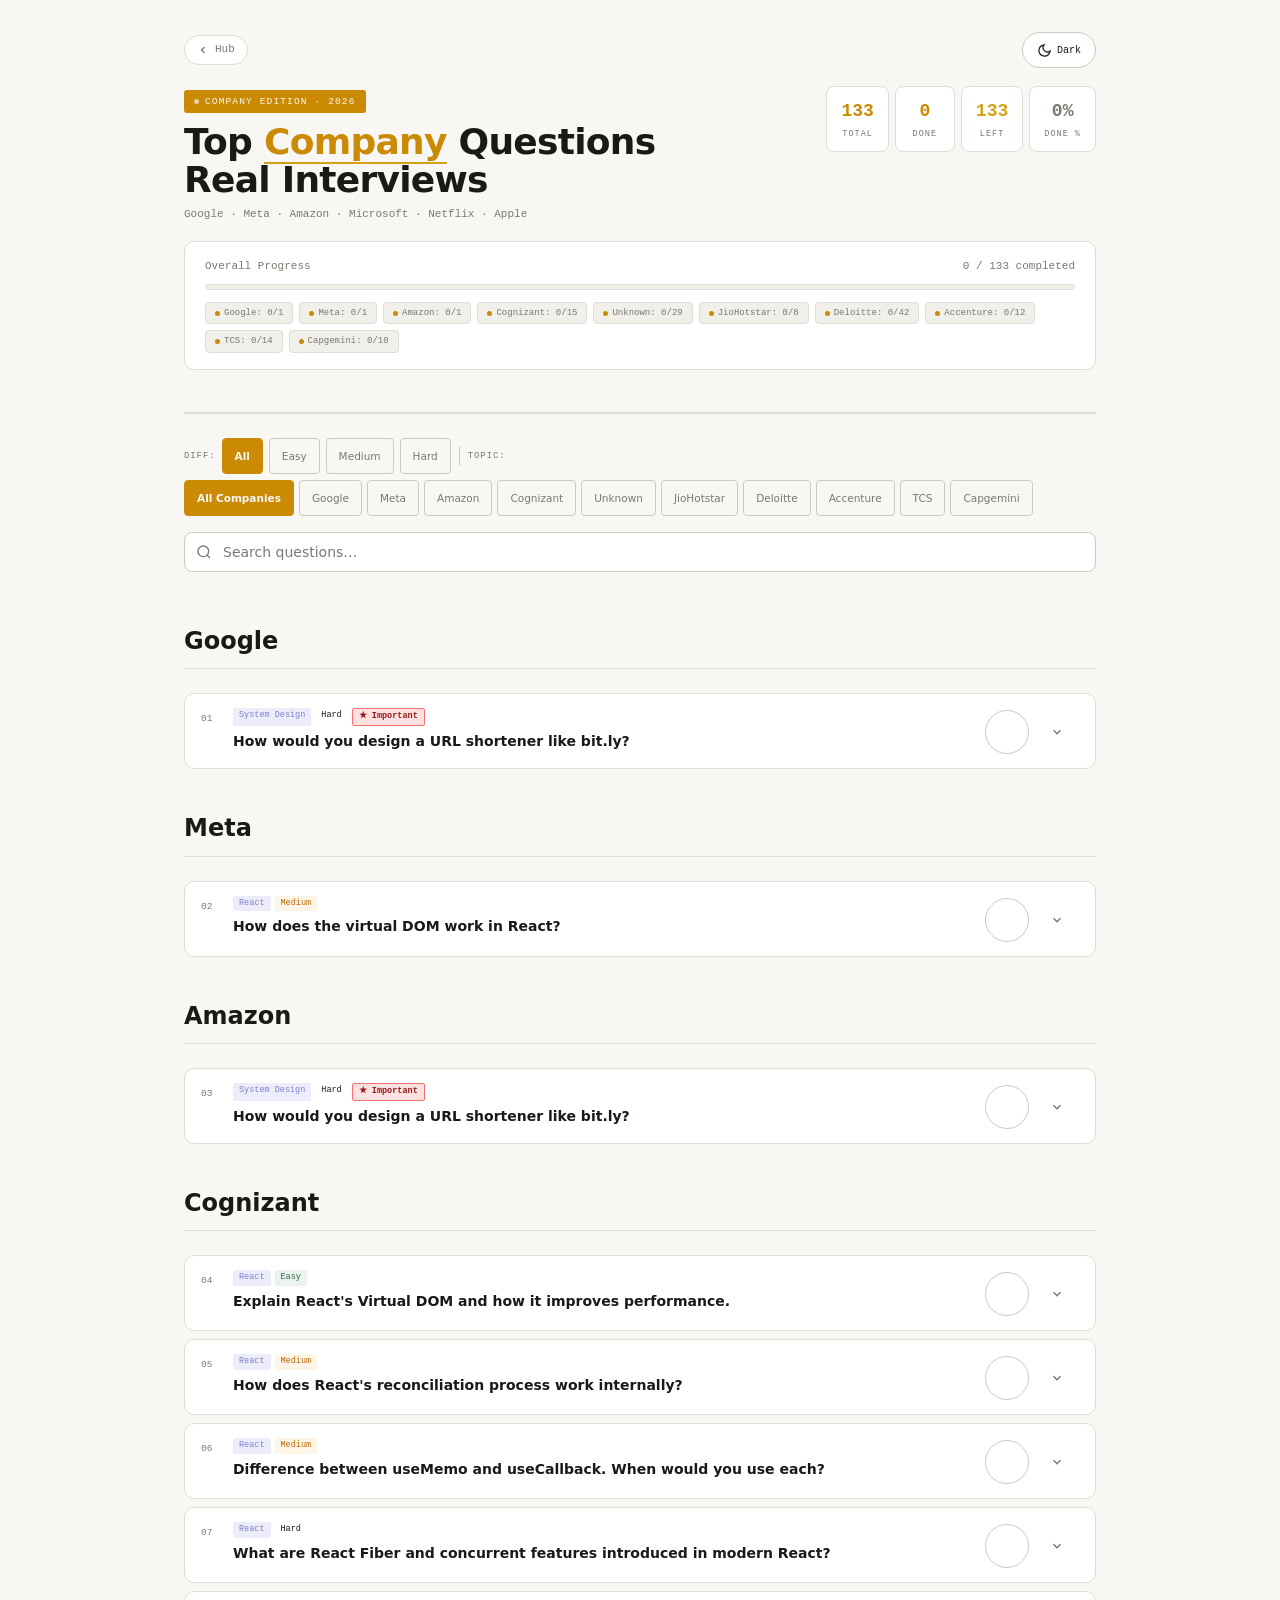
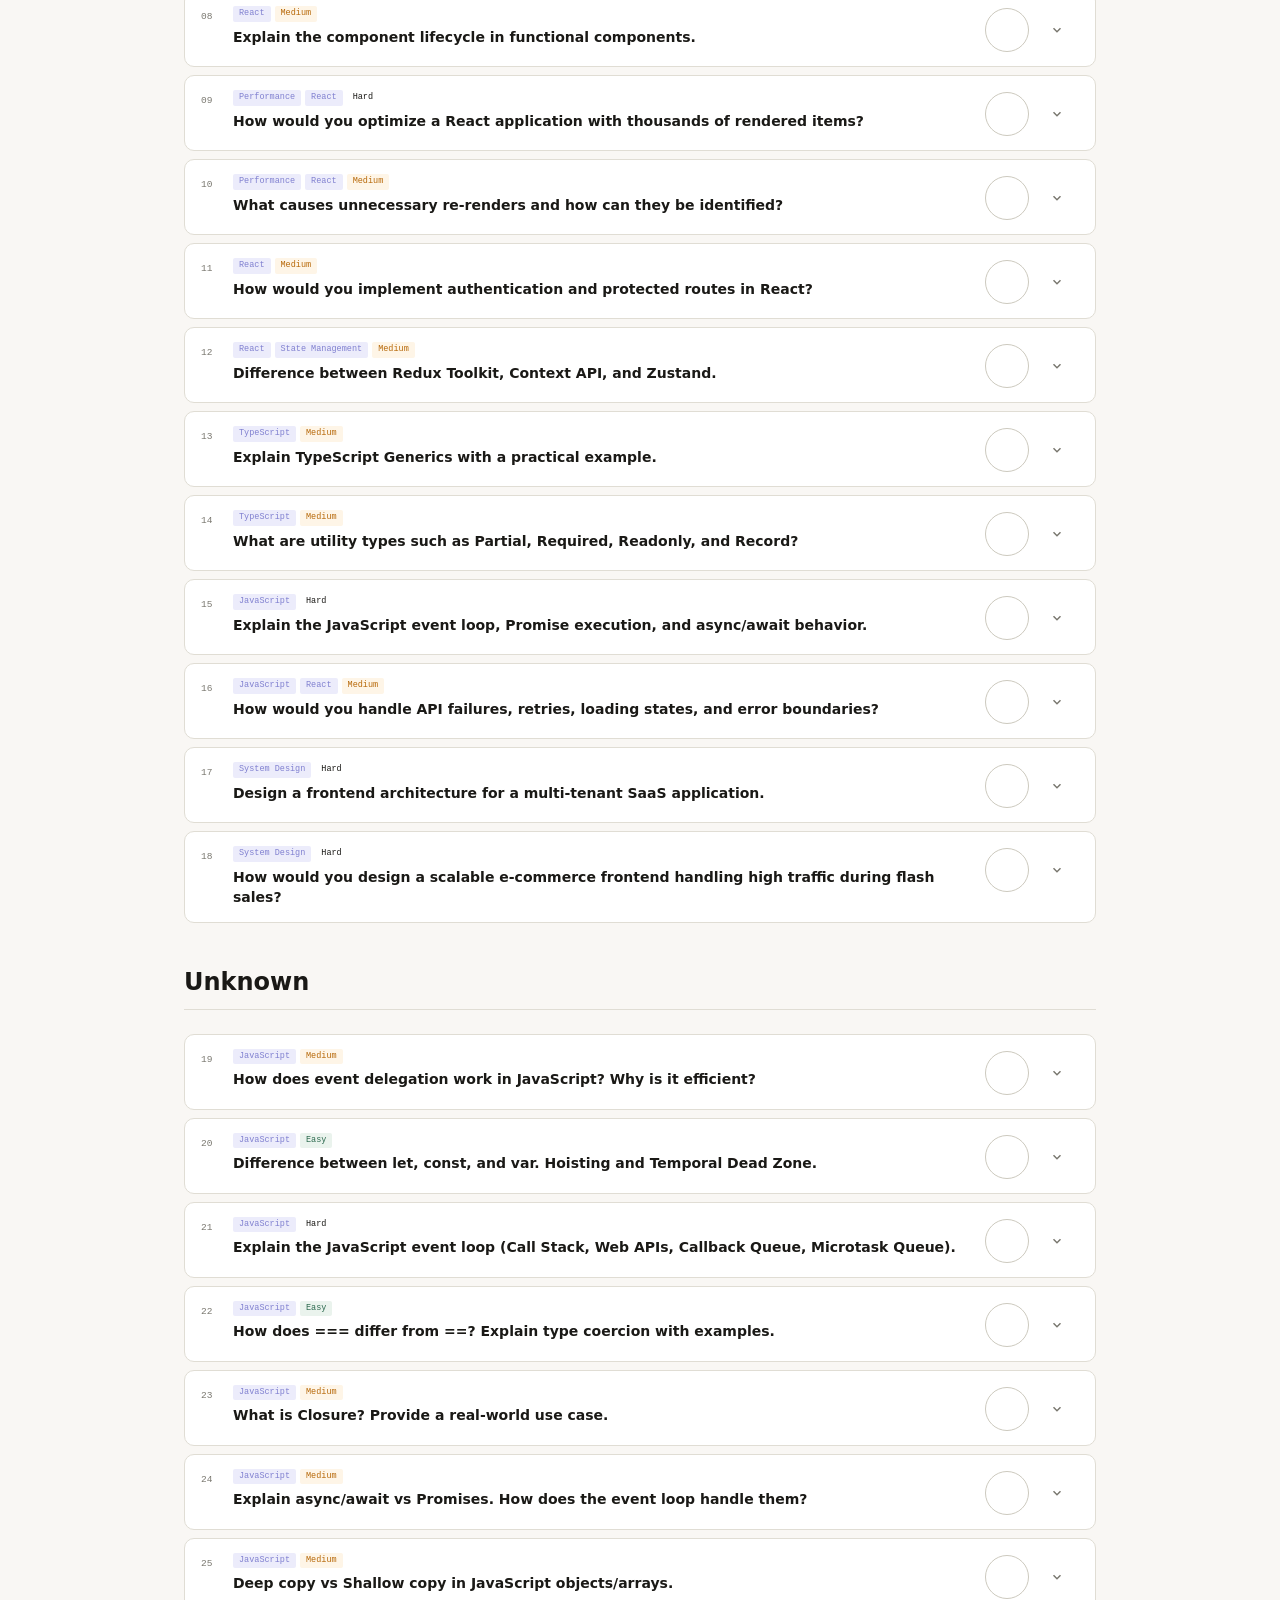
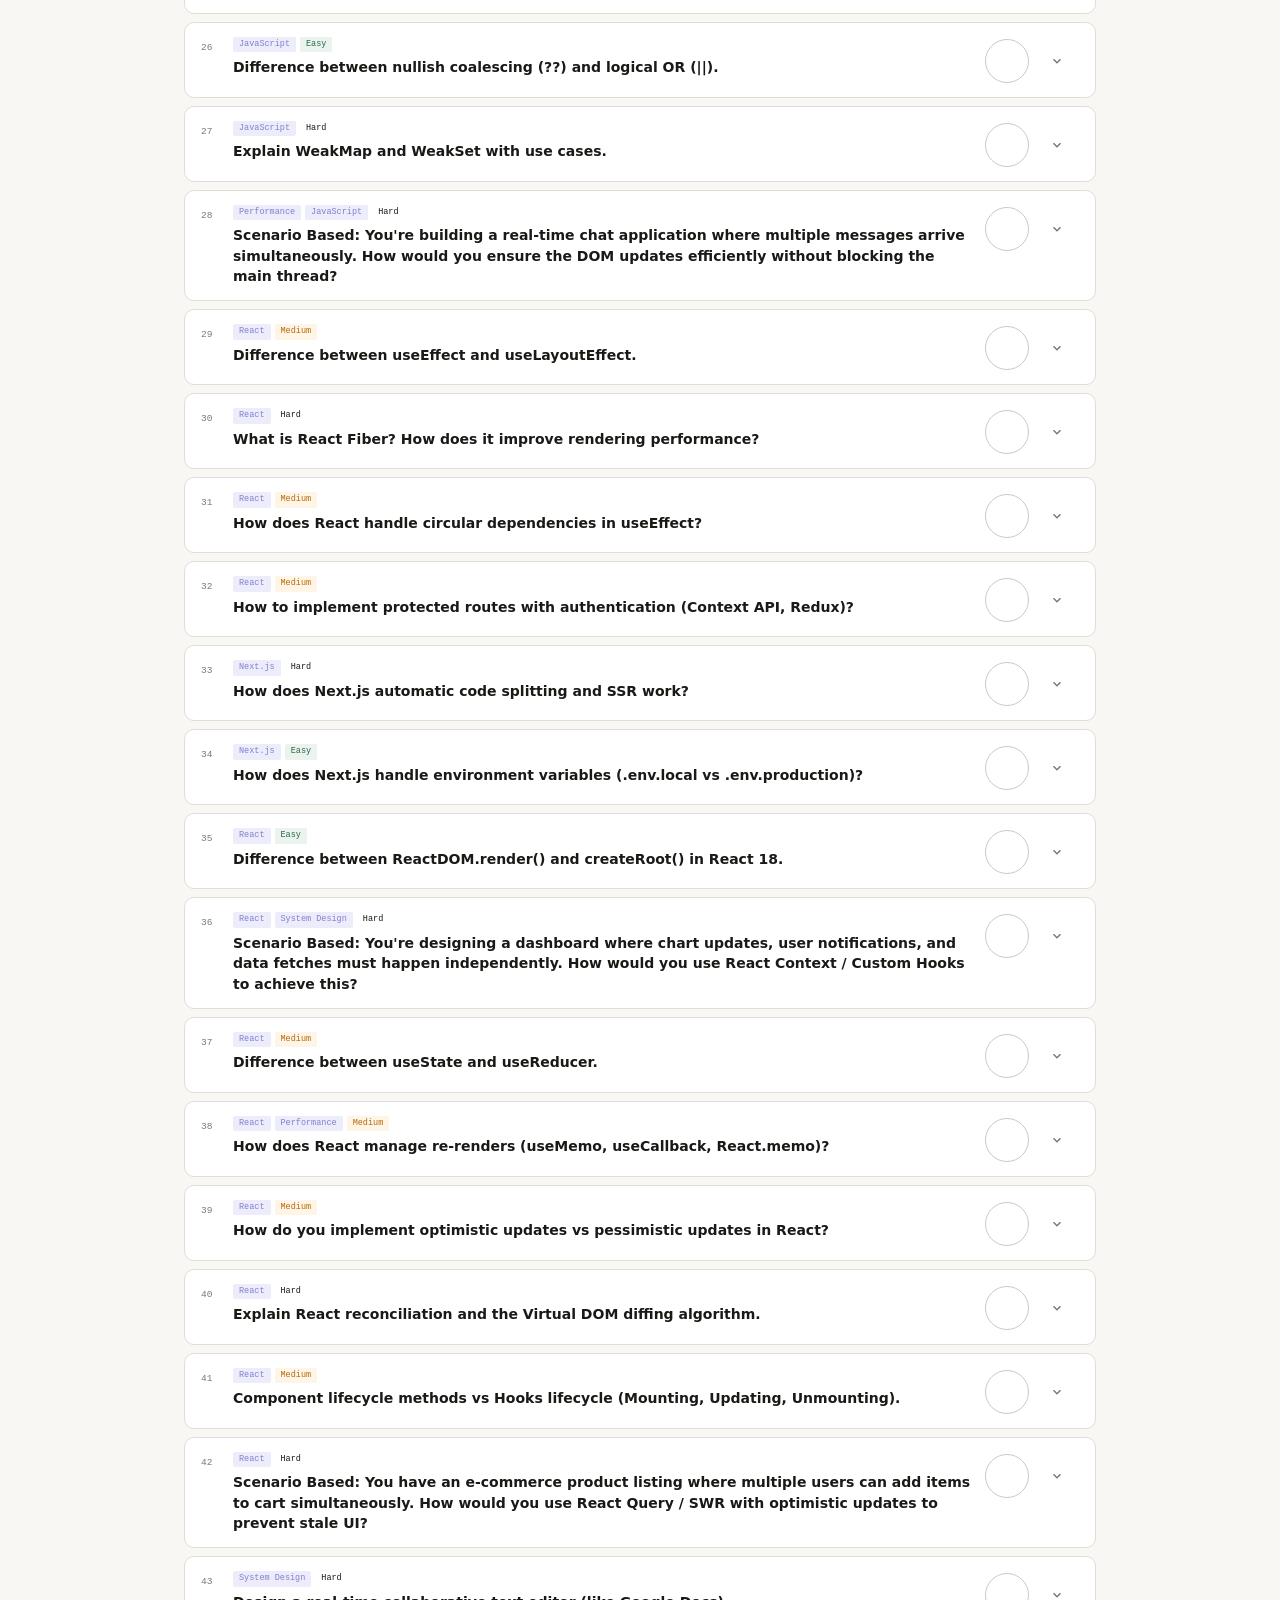
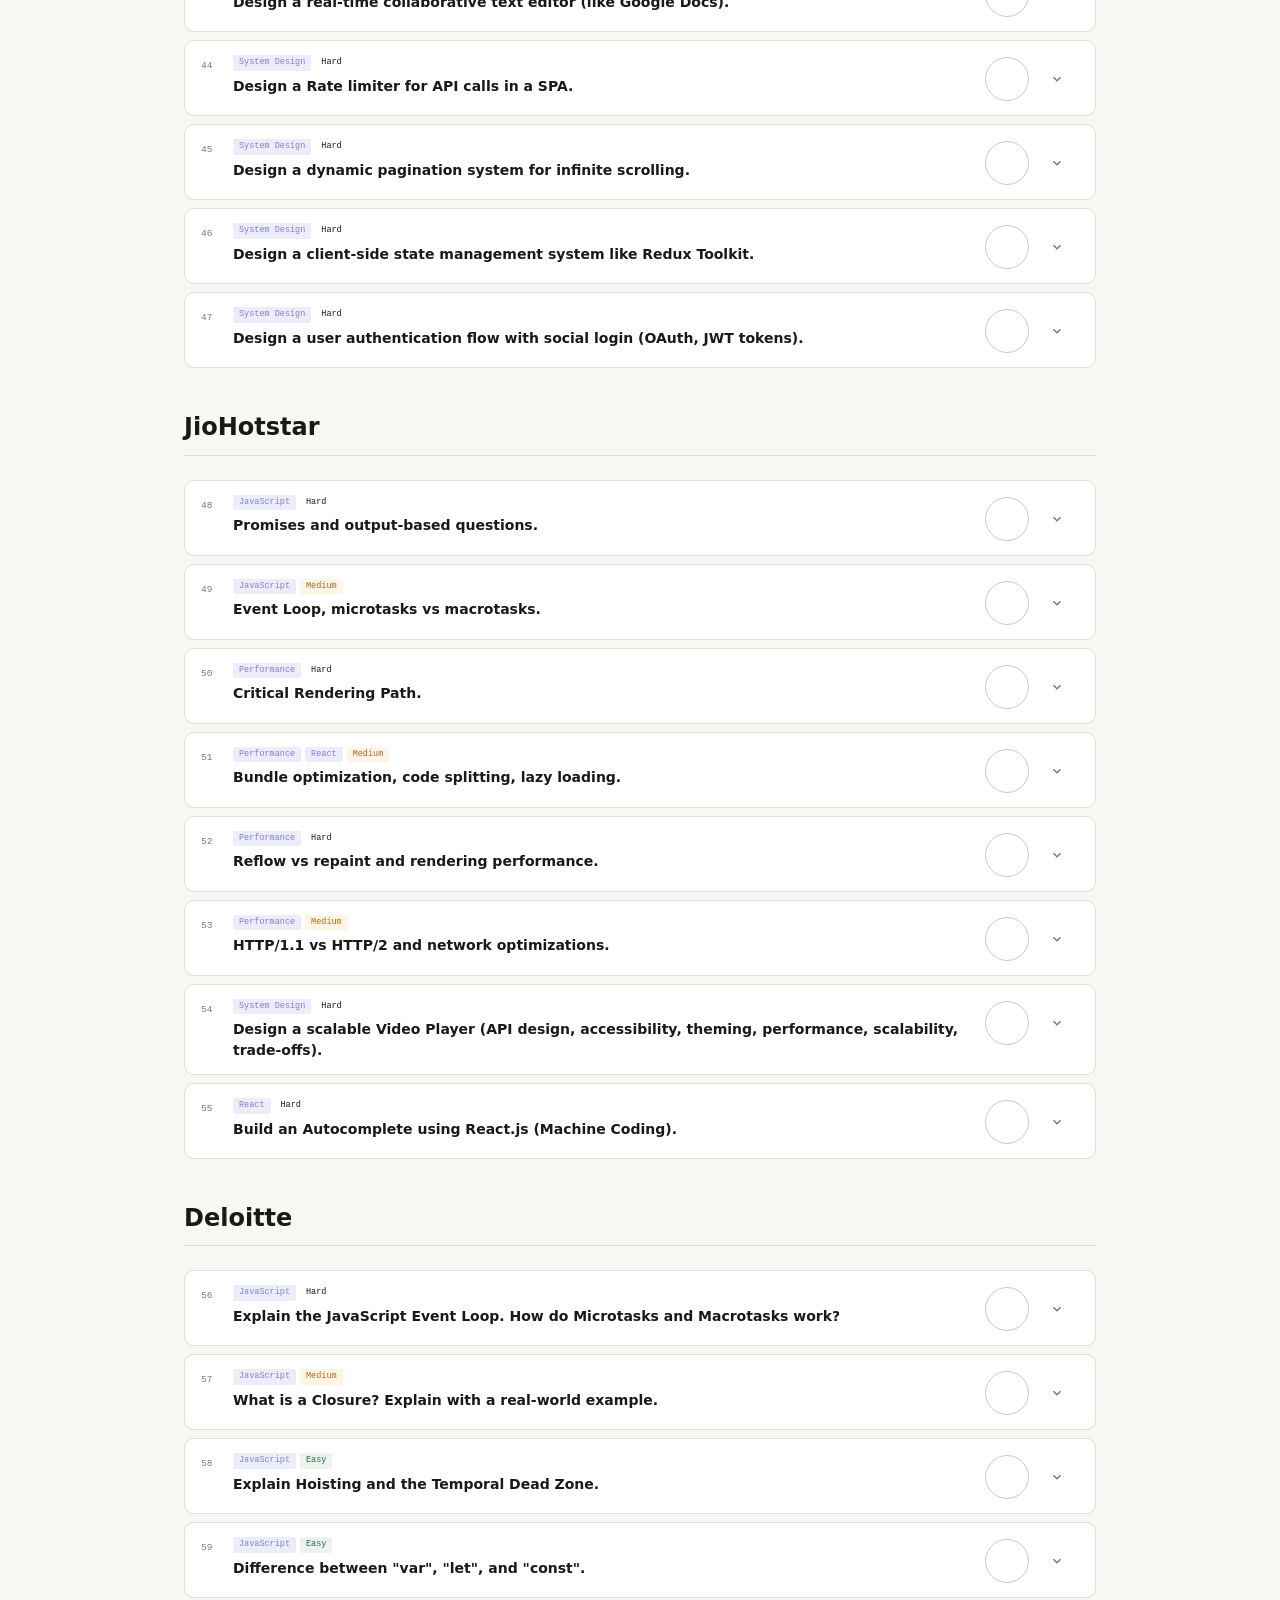
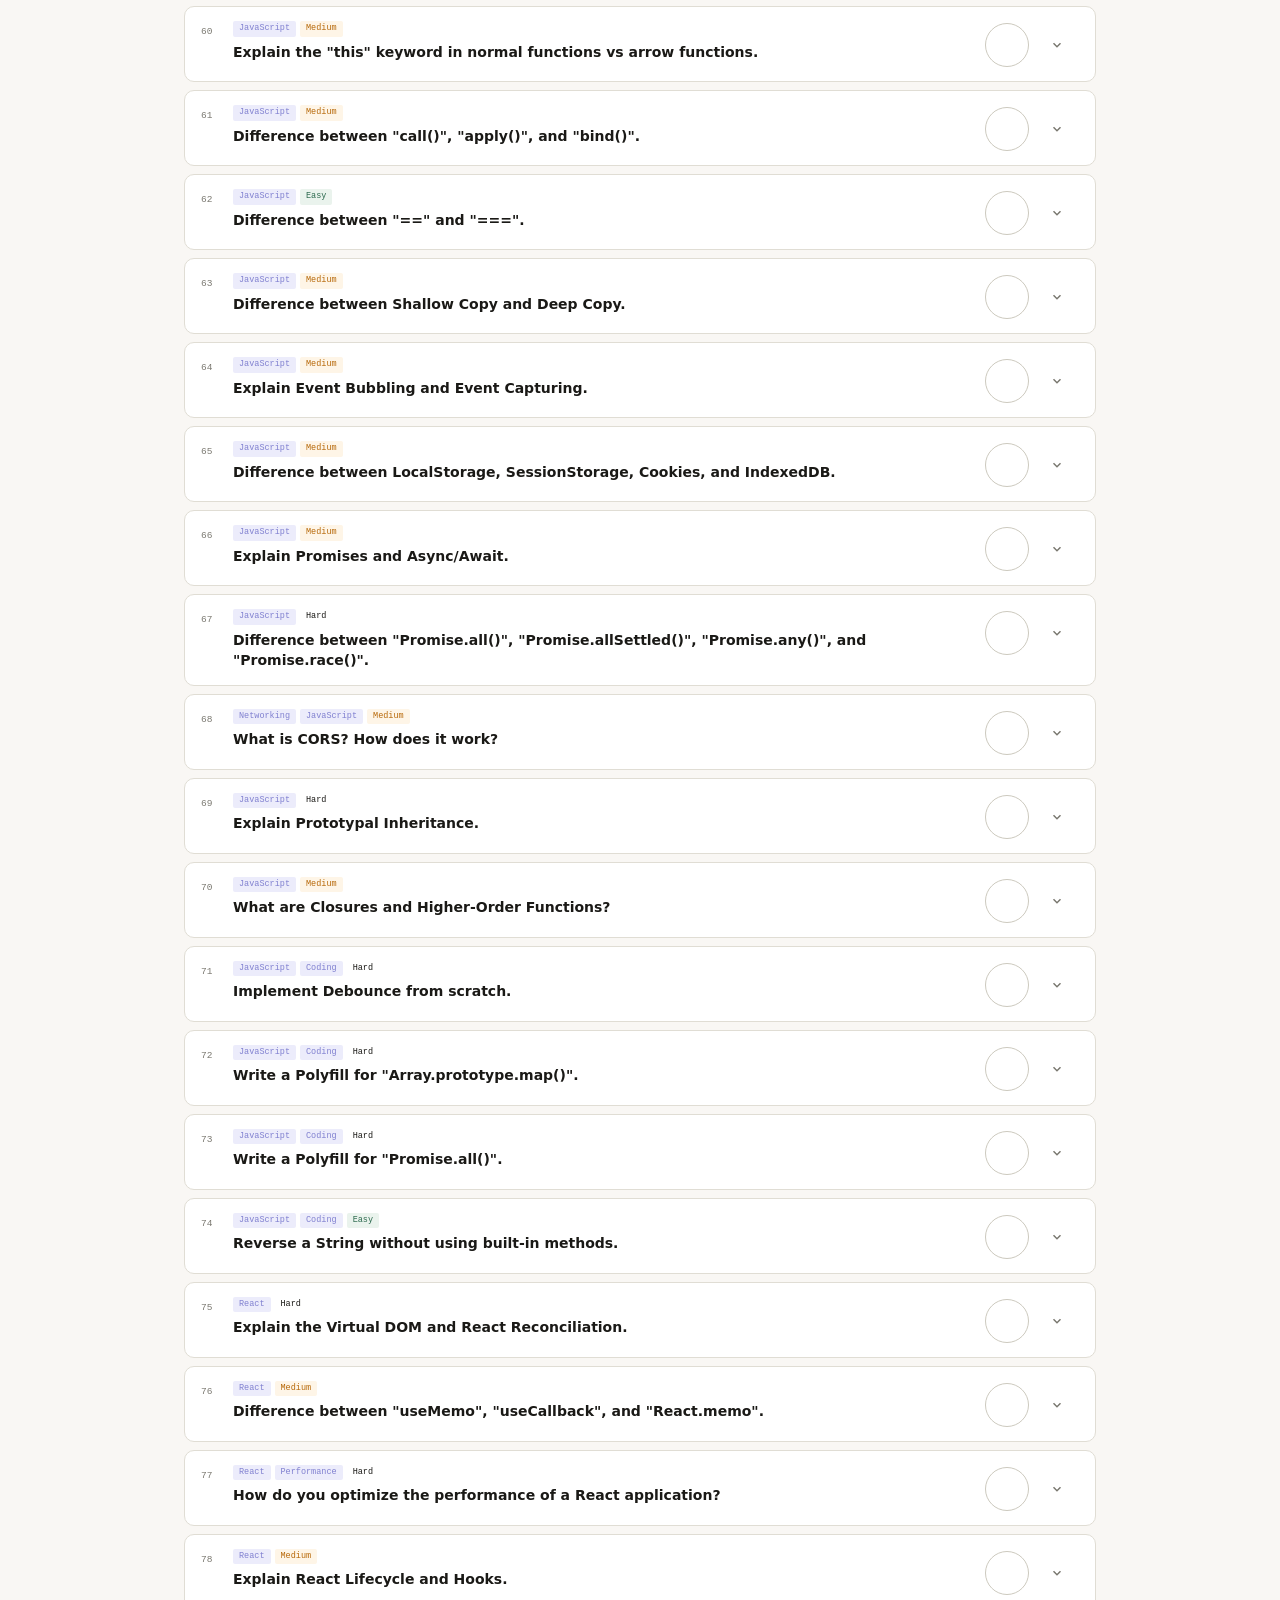
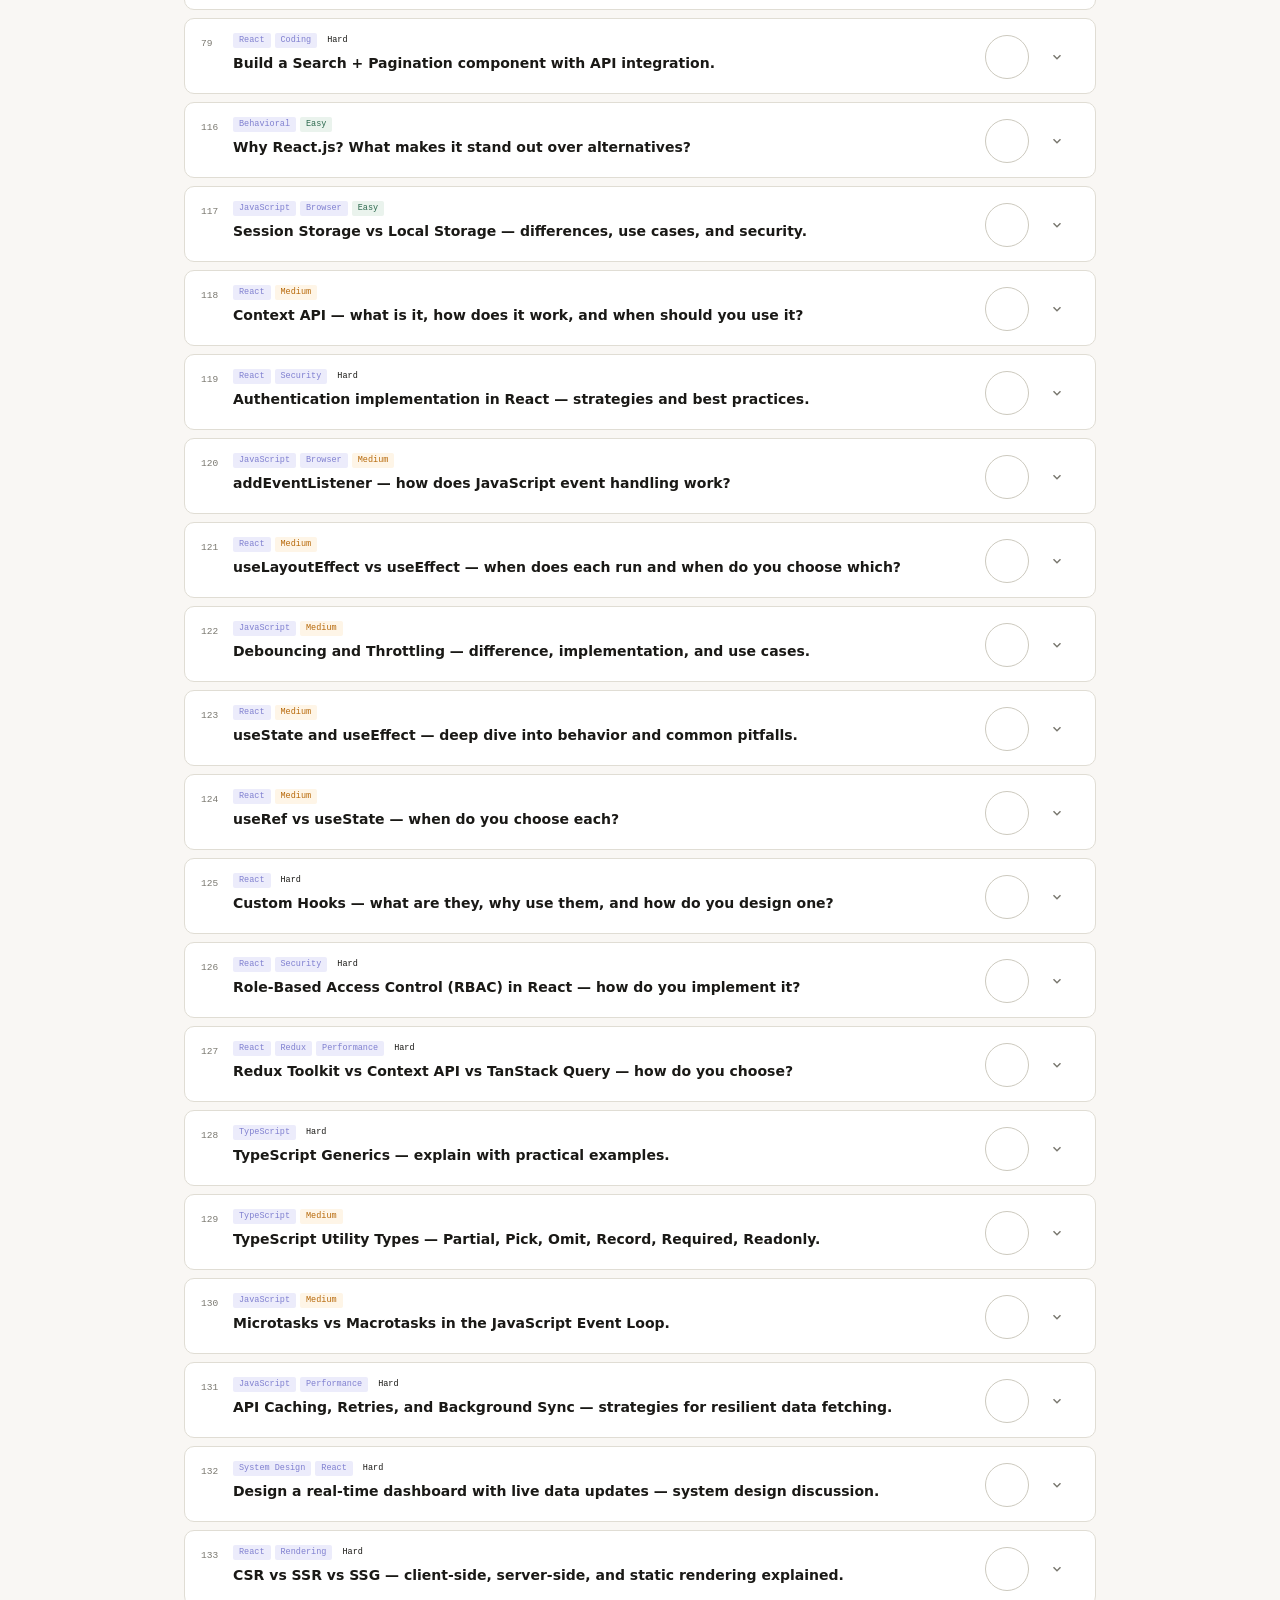
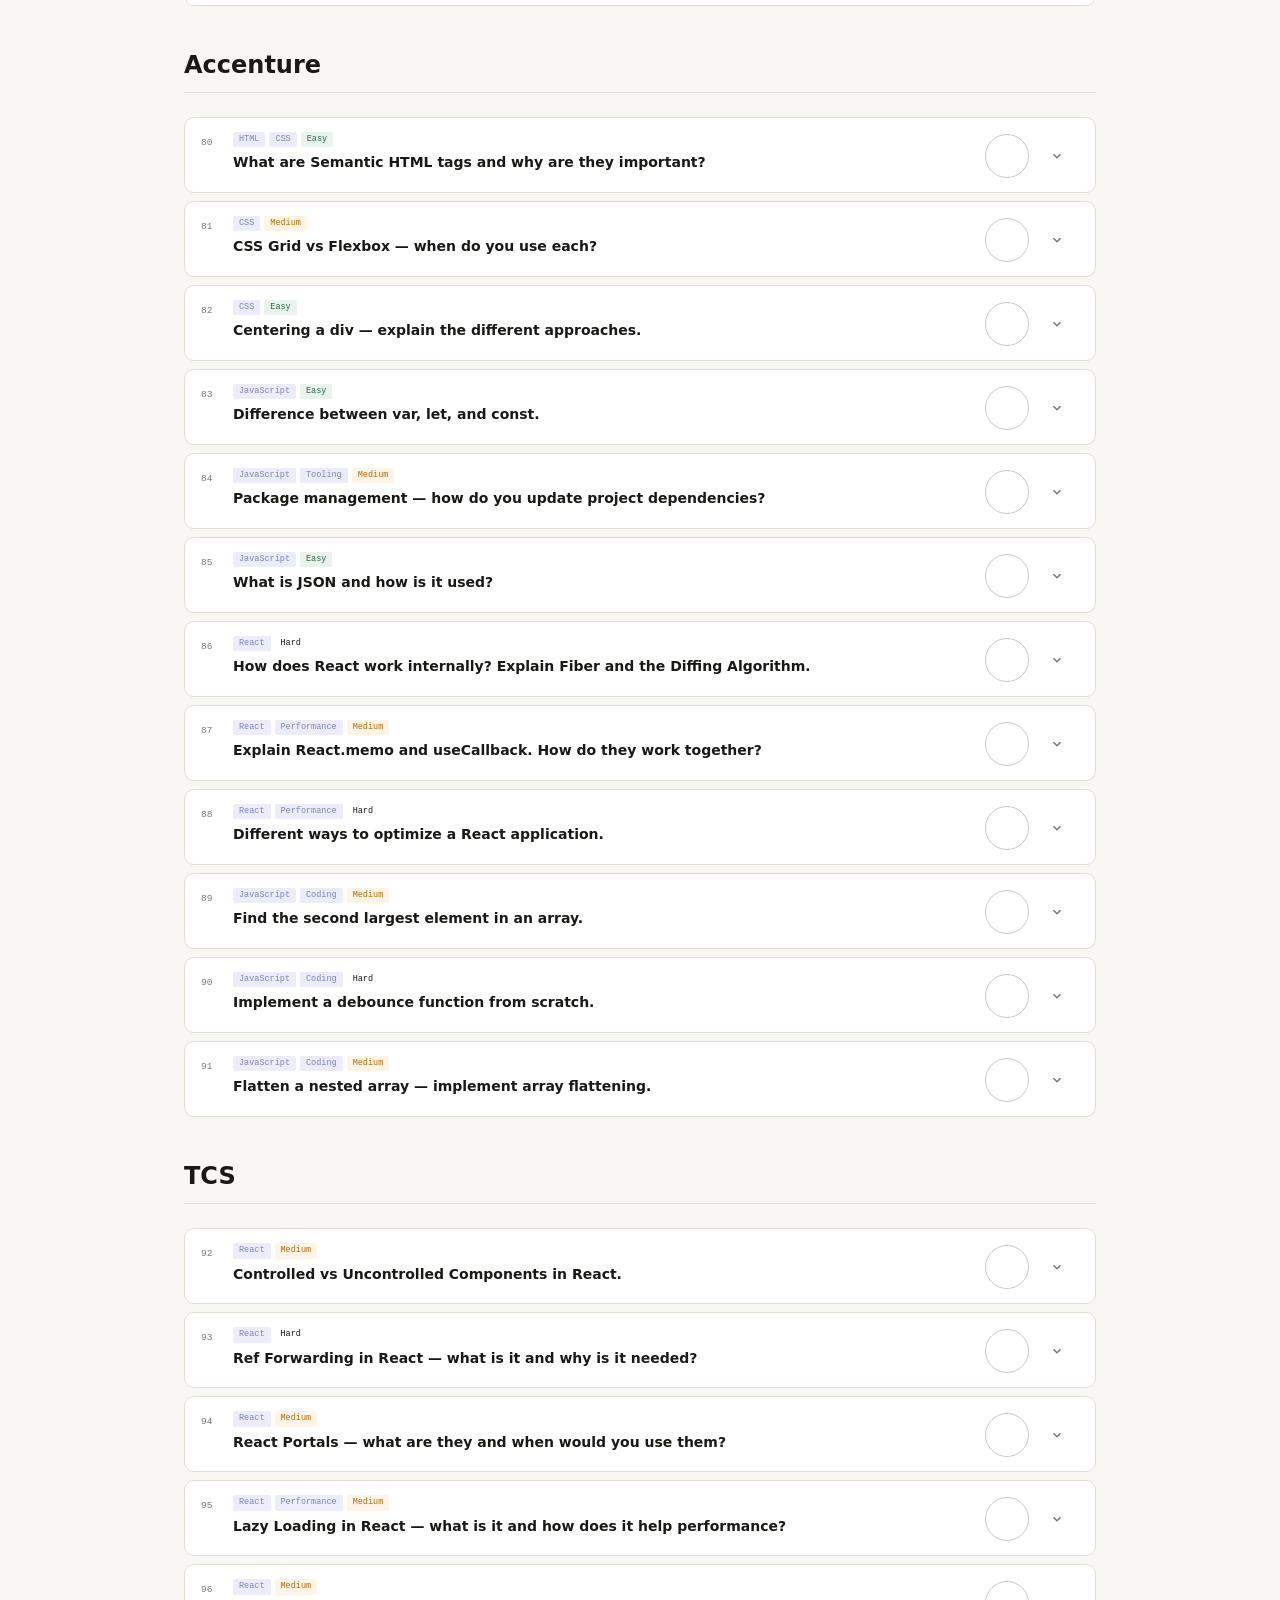
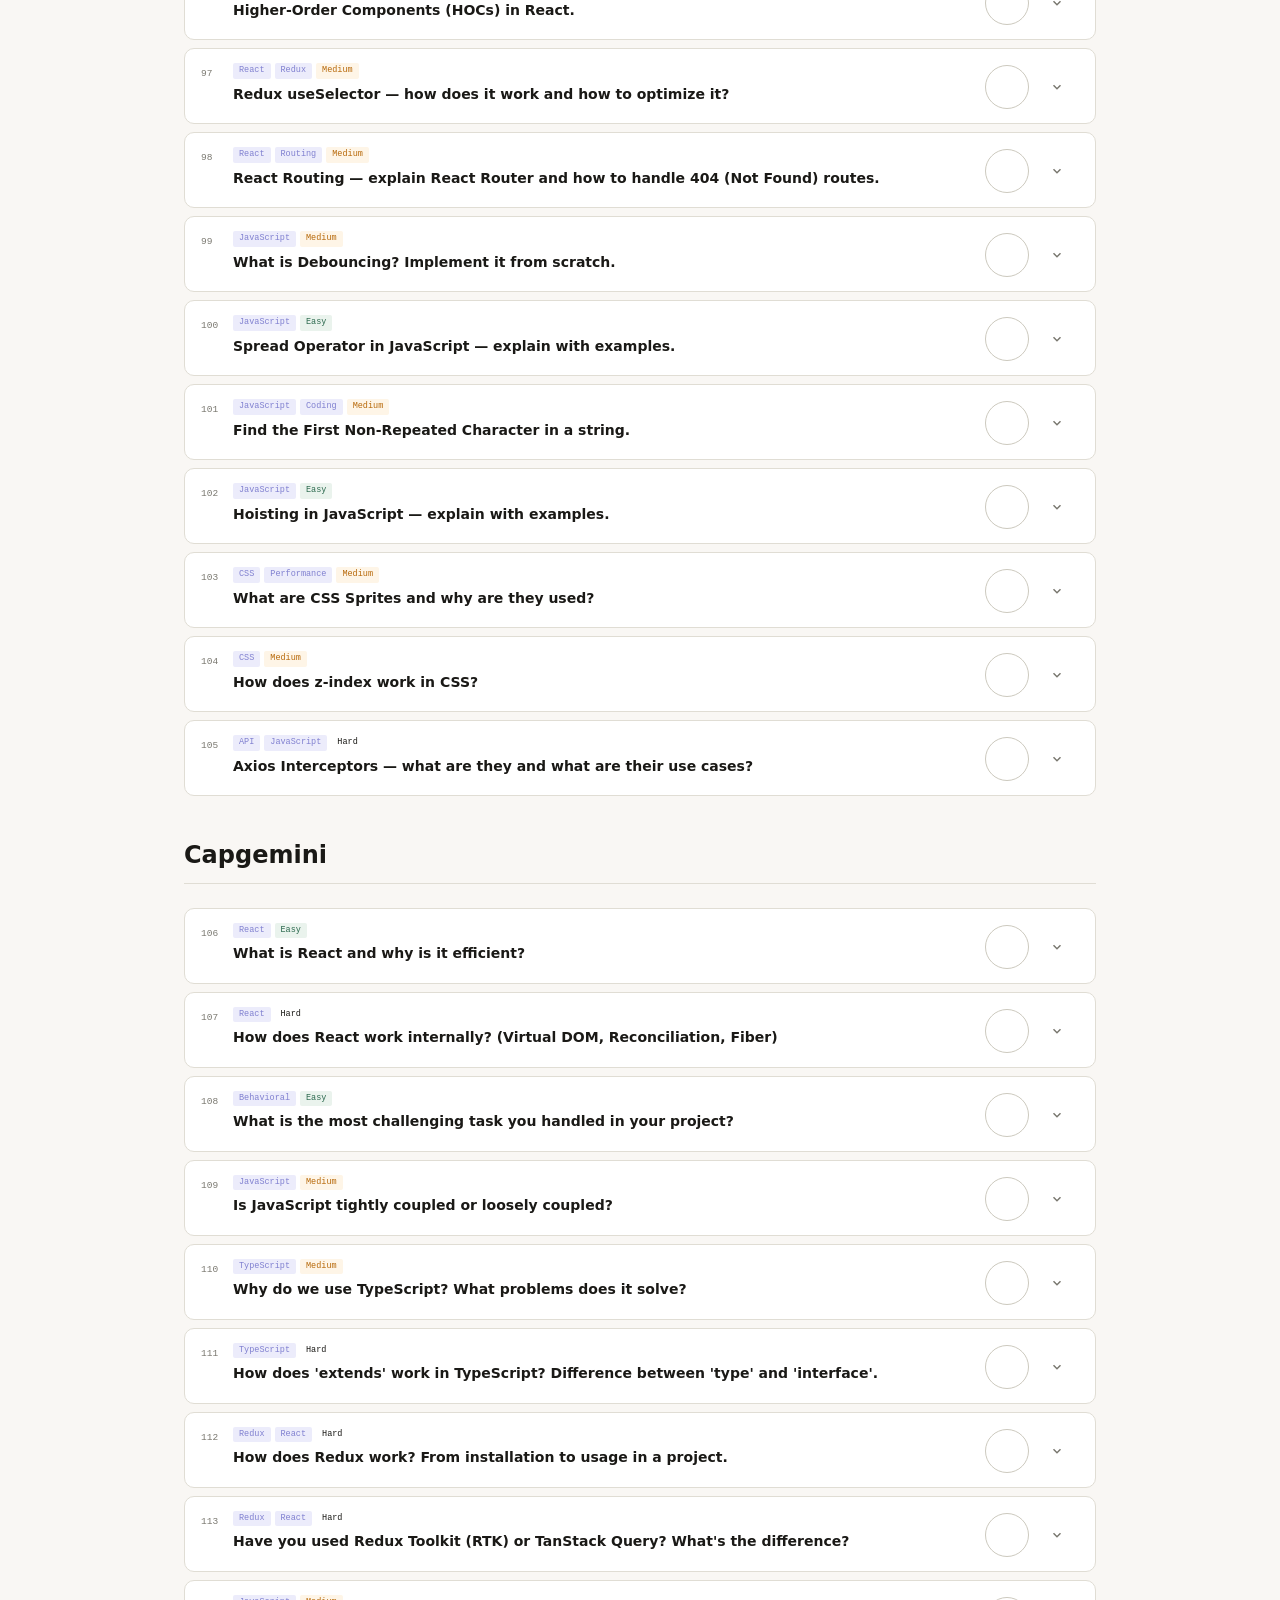
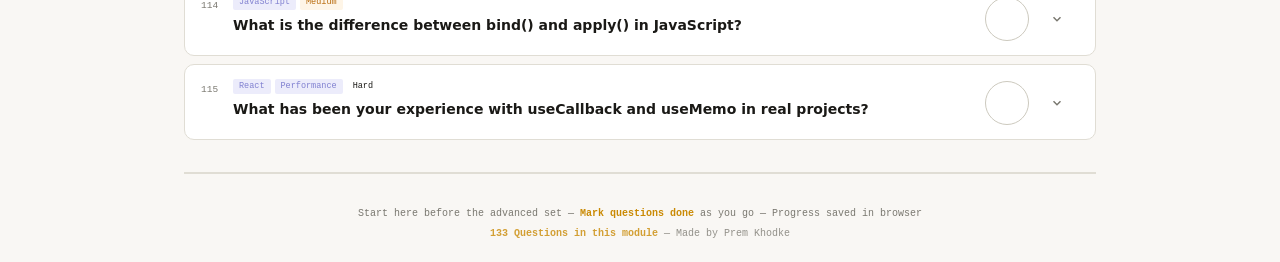
<file: company-questions/index.html>
<!DOCTYPE html>
<html lang="en" data-theme="light">

<head>
  <meta charset="UTF-8">
  <meta name="viewport" content="width=device-width, initial-scale=1.0">

  <!-- Security headers (CSP defined centrally in ../assets/js/csp.js) -->
  <!-- Note: X-Frame-Options and frame-ancestors must be set as HTTP response headers, not <meta> tags -->
  <script src="../assets/js/csp.js"></script>
  <meta http-equiv="X-Content-Type-Options" content="nosniff">
  <meta http-equiv="Referrer-Policy" content="strict-origin-when-cross-origin">
  <meta http-equiv="Permissions-Policy" content="camera=(), microphone=(), geolocation=()">

  <!-- SEO -->
  <title>Company Specific Interview Questions</title>
  <meta name="description"
    content="Interview questions collected from top tech companies. Filter by company and track your progress.">

  <!-- Fonts -->
  <link rel="preconnect" href="https://fonts.googleapis.com">
  <link rel="preconnect" href="https://fonts.gstatic.com" crossorigin>
  <link rel="stylesheet"
    href="https://fonts.googleapis.com/css2?family=Inter:wght@300;400;500;600;700&family=DM+Mono:wght@400;500&display=swap">

  <!-- Stylesheet -->
  <!-- We'll reuse basic-50 styles and components -->
  <link rel="stylesheet" href="../basic-50/css/styles.css">
  <link rel="stylesheet" href="css/theme.css">

  <!-- .t-important styles are in css/theme.css -->

  <!-- Theme: runs before body to prevent FOUC -->
  <script src="../assets/js/theme.js"></script>
</head>

<body>

  <!-- Skip navigation link (keyboard / AT users) -->
  <a href="#main-content" class="skip-link">Skip to main content</a>

  <!-- ARIA live region for dynamic announcements -->
  <div id="a11y-live" role="status" aria-live="polite" aria-atomic="true"></div>

  <div class="wrap">

    <iqhub-header badge="Company Edition · 2026" title="Top <em>Company</em> Questions<br>Real Interviews" sub="Google · Meta · Amazon · Microsoft · Netflix · Apple"></iqhub-header>

    <main id="main-content">

      <!-- Filters -->
      <!-- Since core-app uses iqhub-filters to generate categories, we can use the same component -->
      <iqhub-filters diffs="Easy,Medium,Hard"></iqhub-filters>

      <!-- Question list -->
      <section aria-label="Interview questions" aria-live="polite" aria-relevant="additions removals">
        <div class="ql" id="ql" role="list"></div>
      </section>

    </main>

    <iqhub-footer></iqhub-footer>

  </div><!-- /.wrap -->

  <!-- App JS (deferred) -->
  <script src="../components/iqhub-components.js" defer></script>
  <script src="js/data.js" defer></script>
  <script src="js/app.js" defer></script>
</body>

</html>
</file>
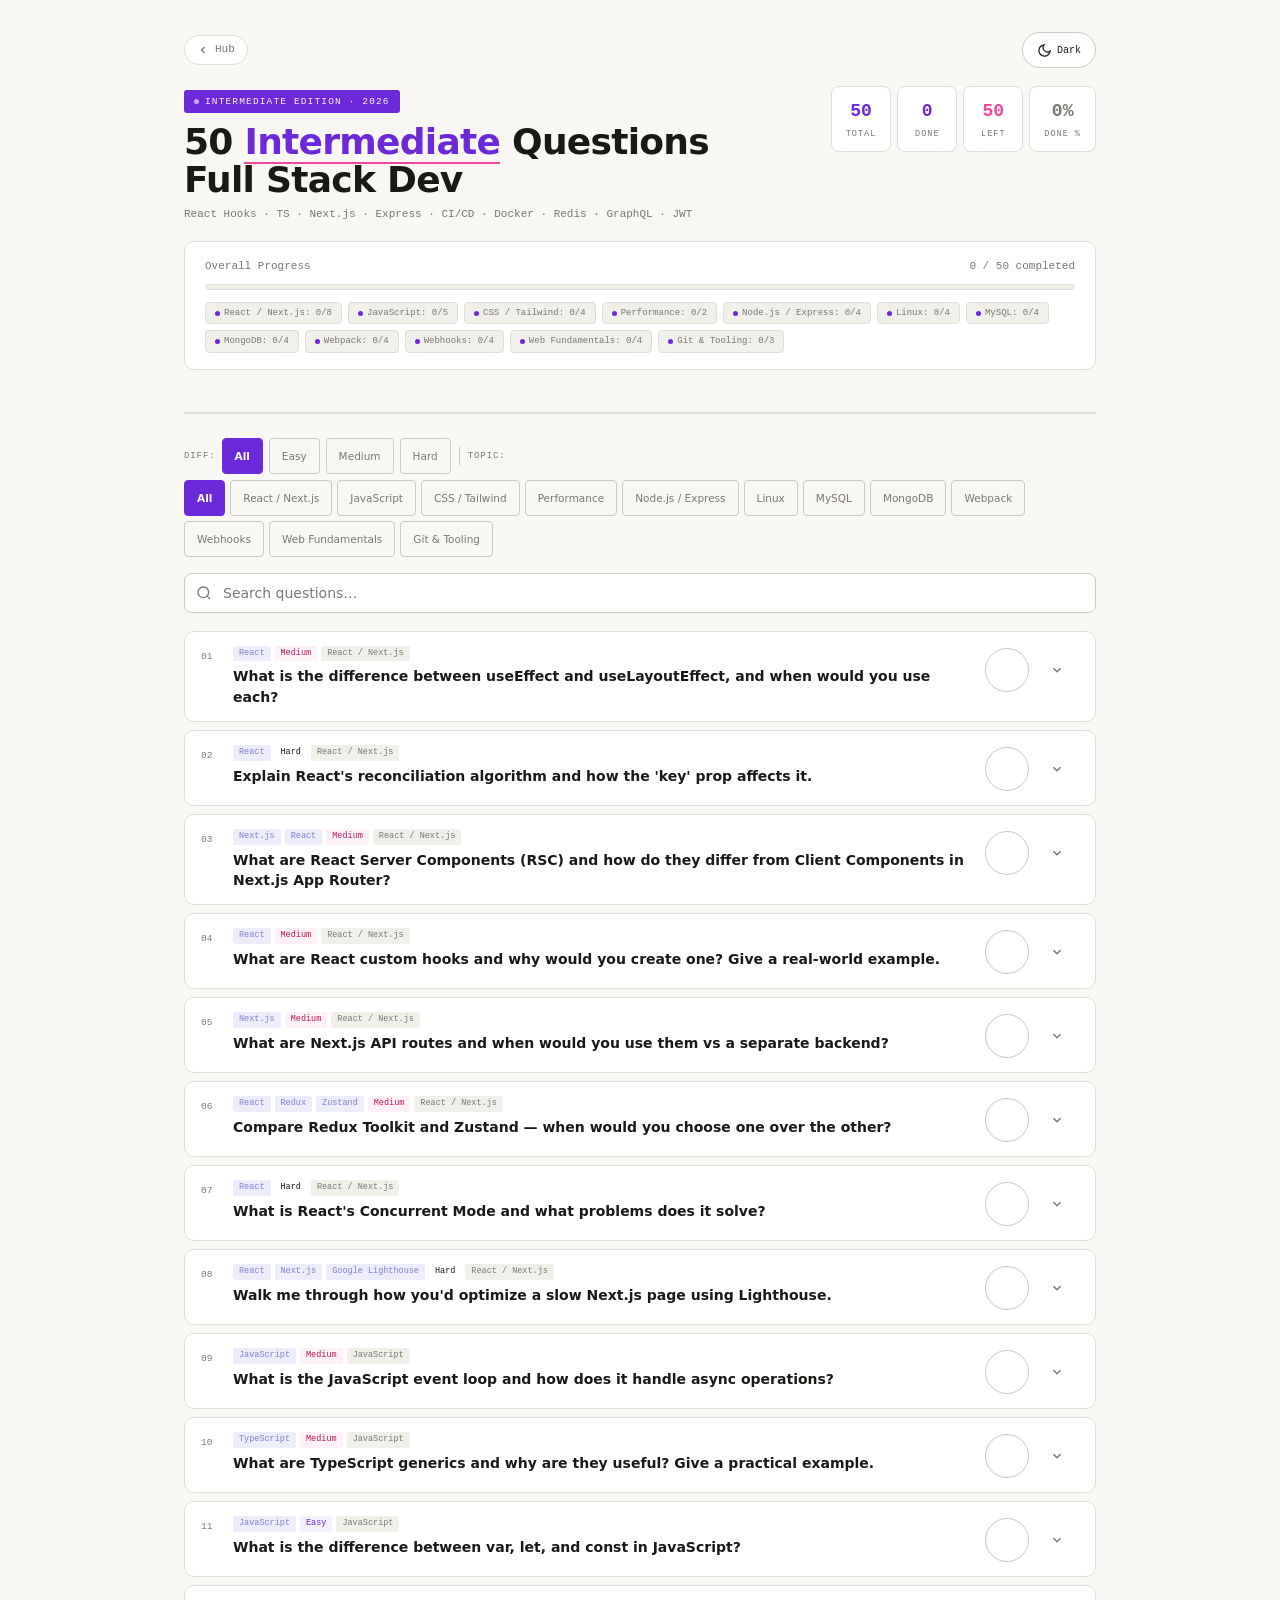
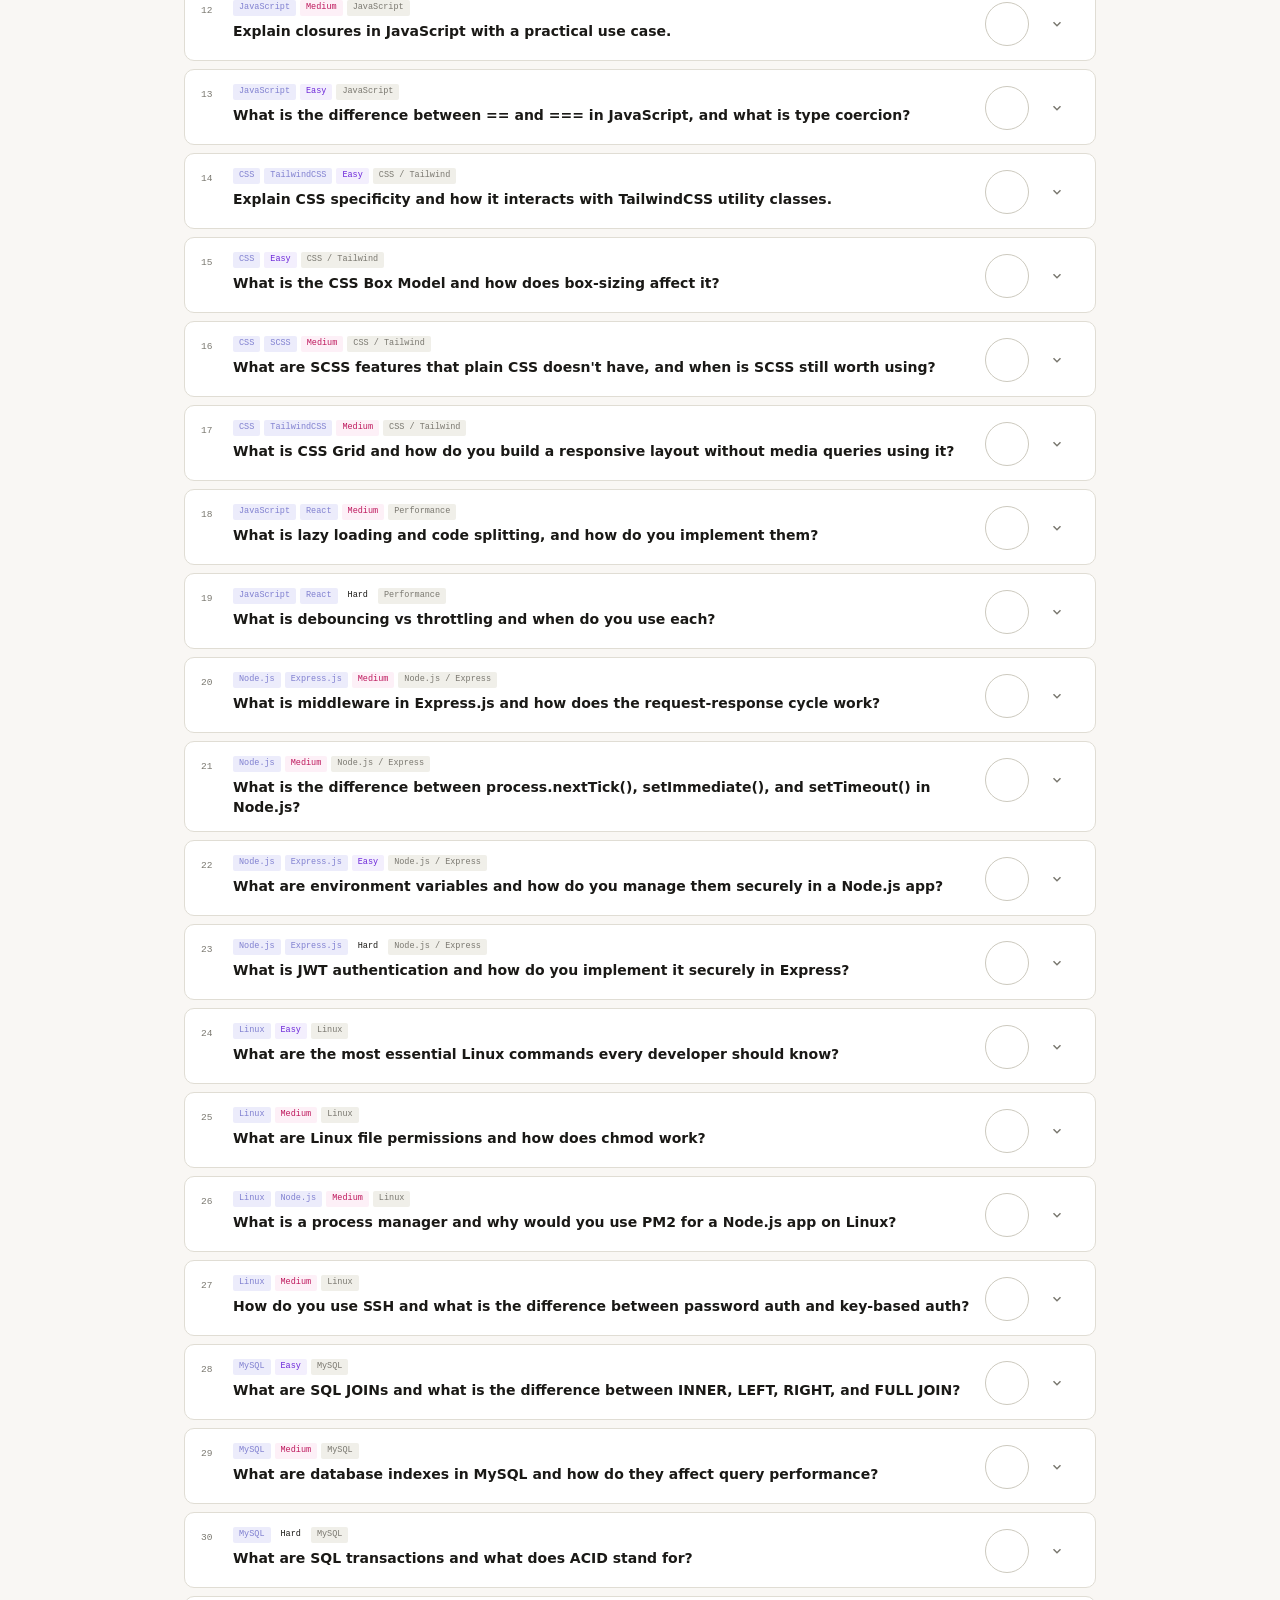
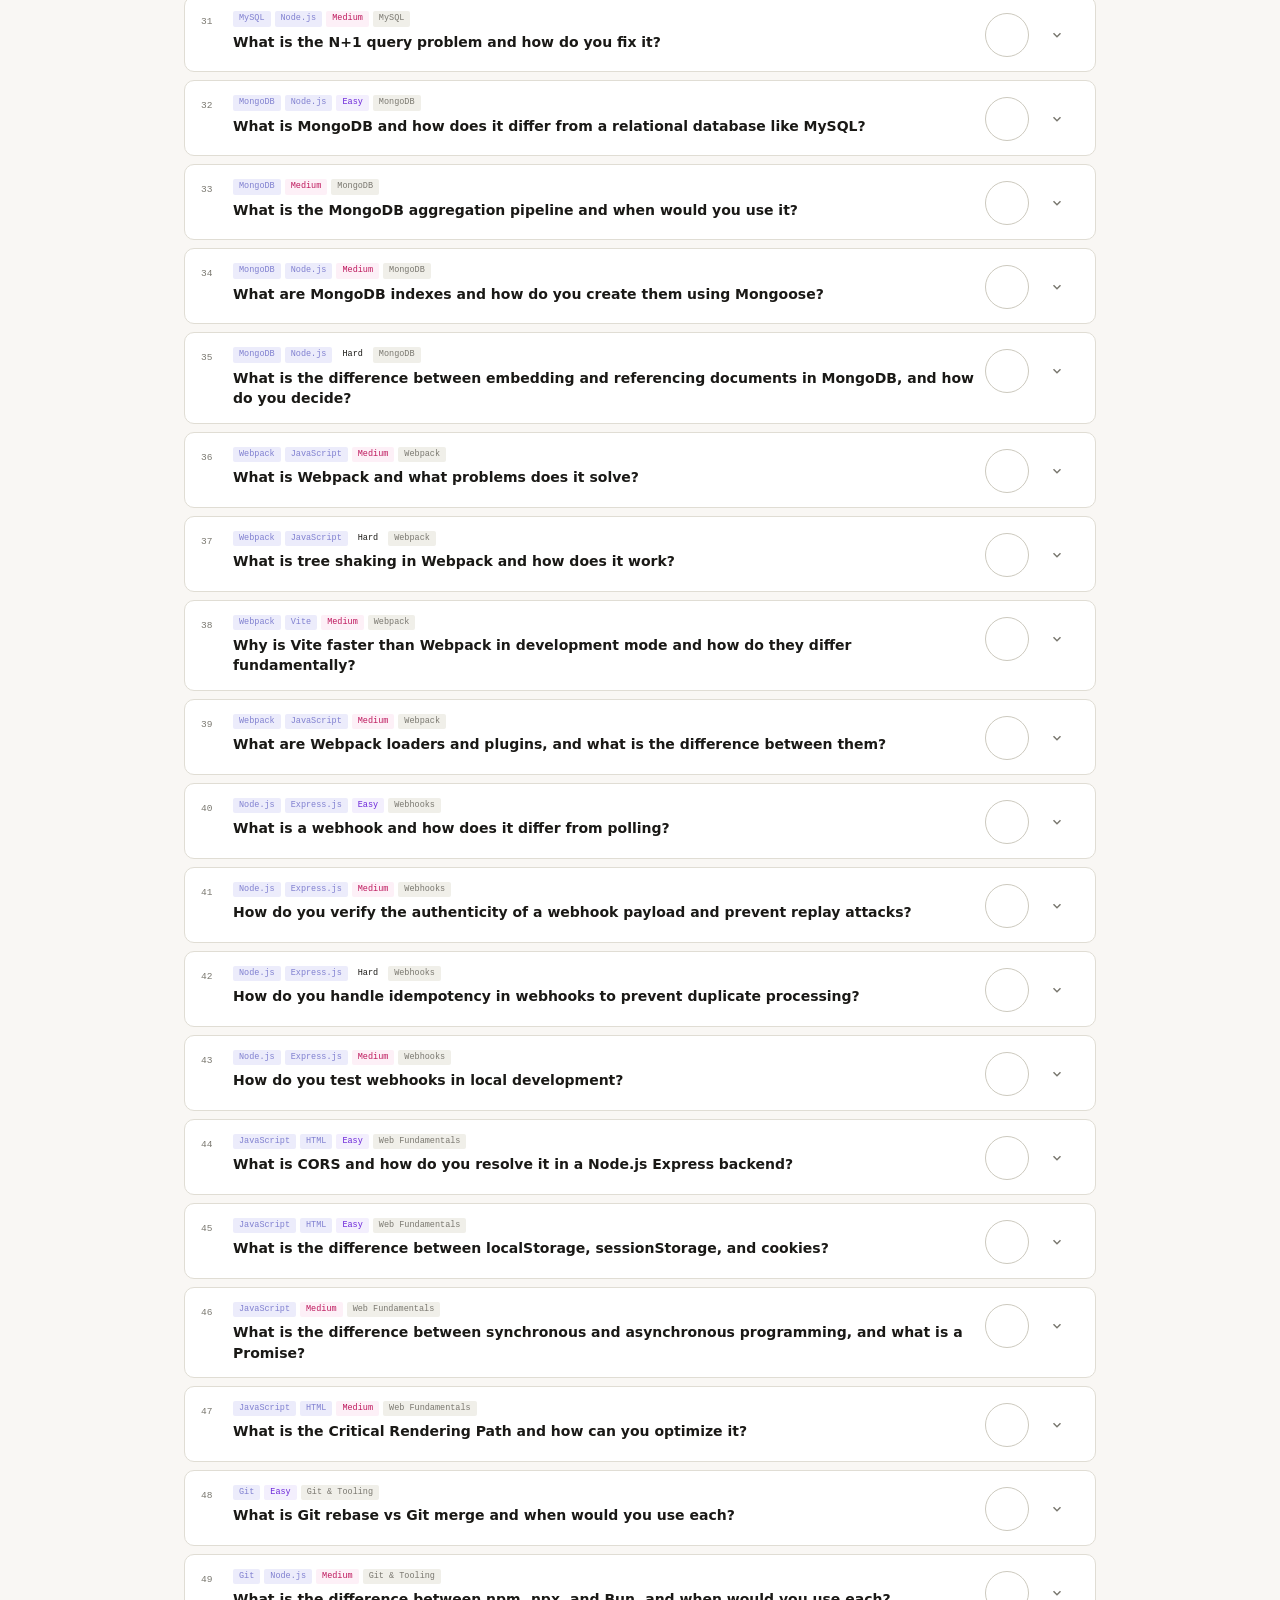
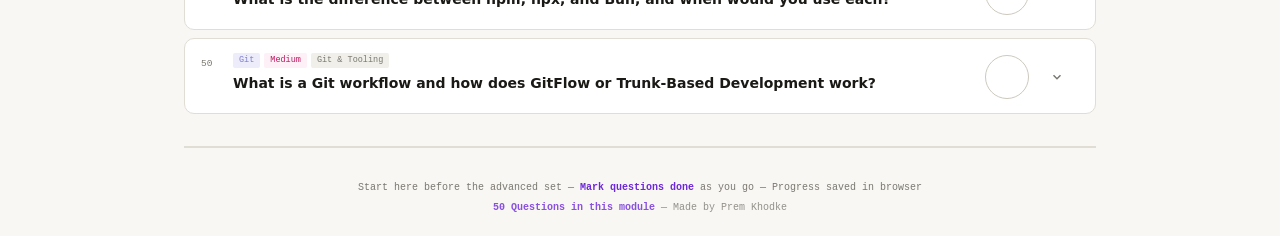
<file: intermediate-50/index.html>
<!DOCTYPE html>
<html lang="en" data-theme="dark">

<head>
  <meta charset="UTF-8">
  <meta name="viewport" content="width=device-width, initial-scale=1.0">

  <!-- Security headers (CSP defined centrally in ../assets/js/csp.js) -->
  <!-- Note: X-Frame-Options and frame-ancestors must be set as HTTP response headers, not <meta> tags -->
  <script src="../assets/js/csp.js"></script>
  <meta http-equiv="X-Content-Type-Options" content="nosniff">
  <meta http-equiv="Referrer-Policy" content="strict-origin-when-cross-origin">
  <meta http-equiv="Permissions-Policy" content="camera=(), microphone=(), geolocation=()">

  <!-- SEO -->
  <title>50 Intermediate Full Stack Interview Questions — React Internals, TypeScript, Performance</title>
  <meta name="description"
    content="50 intermediate-level full-stack developer interview questions covering React internals, TypeScript, performance optimization, Next.js RSC, CSS Grid, Redux and more.">

  <!-- Fonts -->
  <link rel="preconnect" href="https://fonts.googleapis.com">
  <link rel="preconnect" href="https://fonts.gstatic.com" crossorigin>
  <link rel="stylesheet"
    href="https://fonts.googleapis.com/css2?family=Inter:wght@300;400;500;600;700&family=DM+Mono:wght@400;500&display=swap">

  <!-- Stylesheet -->
  <link rel="stylesheet" href="css/styles.css">

  <!-- Theme: runs before body to prevent FOUC -->
  <script src="../assets/js/theme.js"></script>
</head>

<body>

  <!-- Skip navigation link (keyboard / AT users) -->
  <a href="#main-content" class="skip-link">Skip to main content</a>

  <!-- ARIA live region for dynamic announcements -->
  <div id="a11y-live" role="status" aria-live="polite" aria-atomic="true"></div>

  <div class="wrap">

    <iqhub-header badge="Intermediate Edition · 2026" title="50 <em>Intermediate</em> Questions<br>Full Stack Dev" sub="React Hooks · TS · Next.js · Express · CI/CD · Docker · Redis · GraphQL · JWT"></iqhub-header>

    <main id="main-content">

      <!-- Filters -->
      <iqhub-filters diffs="Easy,Medium,Hard"></iqhub-filters>

      <!-- Question list -->
      <section aria-label="Interview questions" aria-live="polite" aria-relevant="additions removals">
        <div class="ql" id="ql" role="list"></div>
      </section>

    </main>

    <iqhub-footer></iqhub-footer>
    

  </div><!-- /.wrap -->

  <!-- App JS (deferred) -->
  <script src="../components/iqhub-components.js" defer></script>
  <script src="../assets/js/core-app.js" defer></script>
  <script src="js/app.js" defer></script>
</body>

</html>
</file>
<file: assets/css/landing.css>
/* =========================================================
   landing.css — Interview Prep Hub landing page styles
   Dark / Light mode via [data-theme] + prefers-color-scheme
   ========================================================= */

/* ── Google Fonts ── */
@import url('https://fonts.googleapis.com/css2?family=Syne:wght@400;600;700;800&family=DM+Mono:wght@400;500&family=Inter:wght@300;400;500;600&display=swap');

/* ── Resets ── */
*,
*::before,
*::after {
  box-sizing: border-box;
  margin: 0;
  padding: 0;
}

/* ── Skip link ── */
.skip-link {
  position: absolute;
  top: -100%;
  left: 50%;
  transform: translateX(-50%);
  background: var(--accent);
  color: var(--bg);
  padding: 8px 20px;
  border-radius: 0 0 8px 8px;
  font-weight: 700;
  font-size: 14px;
  z-index: 9999;
  transition: top 0.2s;
  text-decoration: none;
}

.skip-link:focus {
  top: 0;
}

/* ── Dark theme tokens (default) ── */
:root,
[data-theme="dark"] {
  --bg: #07070f;
  --surface: #0e0e1c;
  --surface2: #14142a;
  --surface3: #1a1a34;
  --border: #22223a;
  --border2: #2e2e50;
  --text: #e8e8f5;
  --muted: #6a6a90;
  --muted2: #9090b8;

  --green: #3dffa0;
  --green-dim: rgba(61, 255, 160, .12);
  --purple: #a78bfa;
  --purple-dim: rgba(167, 139, 250, .12);
  --teal: #22d3ee;
  --teal-dim: rgba(34, 211, 238, .12);
  --gold: #fbbf24;

  color-scheme: dark;
}

/* ── Light theme tokens ── */
[data-theme="light"] {
  --bg: #f4f4f9;
  --surface: #ffffff;
  --surface2: #f0f0f8;
  --surface3: #e8e8f4;
  --border: #d8d8ea;
  --border2: #c4c4de;
  --text: #12121e;
  --muted: #7070a0;
  --muted2: #5050808;

  --green: #16a05a;
  --green-dim: rgba(22, 160, 90, .1);
  --purple: #7c3aed;
  --purple-dim: rgba(124, 58, 237, .1);
  --teal: #0891b2;
  --teal-dim: rgba(8, 145, 178, .1);
  --gold: #d97706;

  color-scheme: light;
}

/* System preference fallback (no JS / no data-theme) */
@media (prefers-color-scheme: light) {
  :root:not([data-theme="dark"]) {
    --bg: #f4f4f9;
    --surface: #ffffff;
    --surface2: #f0f0f8;
    --surface3: #e8e8f4;
    --border: #d8d8ea;
    --border2: #c4c4de;
    --text: #12121e;
    --muted: #7070a0;
    --muted2: #505080;
    --green: #16a05a;
    --green-dim: rgba(22, 160, 90, .1);
    --purple: #7c3aed;
    --purple-dim: rgba(124, 58, 237, .1);
    --teal: #0891b2;
    --teal-dim: rgba(8, 145, 178, .1);
    --gold: #d97706;
    color-scheme: light;
  }
}

/* ── Base ── */
html {
  scroll-behavior: smooth;
}

body {
  font-family: 'Inter', system-ui, sans-serif;
  background: var(--bg);
  color: var(--text);
  min-height: 100vh;
  overflow-x: hidden;
  line-height: 1.6;
  transition: background 0.3s, color 0.3s;
}

/* ── Animated orbs (background) ── */
.bg-orbs {
  position: fixed;
  inset: 0;
  pointer-events: none;
  z-index: 0;
  overflow: hidden;
}

.orb {
  position: absolute;
  border-radius: 50%;
  filter: blur(80px);
  animation: orbFloat 12s ease-in-out infinite;
}

.orb-1 {
  width: 500px;
  height: 500px;
  background: radial-gradient(circle, rgba(61, 255, 160, .06) 0%, transparent 70%);
  top: -150px;
  left: -100px;
}

.orb-2 {
  width: 600px;
  height: 600px;
  background: radial-gradient(circle, rgba(167, 139, 250, .05) 0%, transparent 70%);
  top: 20%;
  right: -200px;
  animation-delay: -4s;
}

.orb-3 {
  width: 400px;
  height: 400px;
  background: radial-gradient(circle, rgba(34, 211, 238, .05) 0%, transparent 70%);
  bottom: -100px;
  left: 30%;
  animation-delay: -8s;
}

@keyframes orbFloat {

  0%,
  100% {
    transform: translate(0, 0) scale(1);
  }

  33% {
    transform: translate(30px, -40px) scale(1.05);
  }

  66% {
    transform: translate(-20px, 20px) scale(.97);
  }
}

[data-theme="light"] .orb-1 {
  background: radial-gradient(circle, rgba(22, 160, 90, .06) 0%, transparent 70%);
}

[data-theme="light"] .orb-2 {
  background: radial-gradient(circle, rgba(124, 58, 237, .04) 0%, transparent 70%);
}

[data-theme="light"] .orb-3 {
  background: radial-gradient(circle, rgba(8, 145, 178, .04) 0%, transparent 70%);
}

/* Grid overlay */
body::before {
  content: '';
  position: fixed;
  inset: 0;
  background-image:
    linear-gradient(var(--border) 1px, transparent 1px),
    linear-gradient(90deg, var(--border) 1px, transparent 1px);
  background-size: 60px 60px;
  opacity: .25;
  pointer-events: none;
  z-index: 0;
}

/* ── Layout ── */
.container {
  max-width: 1100px;
  margin: 0 auto;
  padding: 0 clamp(16px, 4vw, 32px);
  position: relative;
  z-index: 1;
}

/* ── Theme toggle ── */
.theme-toggle-wrap {
  display: flex;
  justify-content: flex-end;
  padding: 16px 0 0;
}

.theme-btn {
  display: inline-flex;
  align-items: center;
  justify-content: center;
  gap: 6px;
  padding: 8px 16px;
  border-radius: 99px;
  border: 1px solid var(--border2);
  background: var(--surface);
  color: var(--text);
  font-family: 'DM Mono', monospace;
  font-size: 11px;
  cursor: pointer;
  transition: border-color 0.2s, background 0.2s, transform 0.15s;
  outline-offset: 3px;
}

.theme-btn:hover {
  border-color: var(--green);
  transform: scale(1.04);
}

.theme-btn:focus-visible {
  outline: 3px solid var(--green);
}

.theme-btn svg {
  flex-shrink: 0;
}

/* ── Hero ── */
.hero {
  padding: clamp(48px, 8vw, 80px) 0 clamp(40px, 6vw, 64px);
  text-align: center;
}

.hero-eyebrow {
  display: inline-flex;
  align-items: center;
  gap: 8px;
  font-family: 'DM Mono', monospace;
  font-size: 11px;
  letter-spacing: .22em;
  text-transform: uppercase;
  color: var(--muted2);
  background: var(--surface);
  border: 1px solid var(--border);
  padding: 6px 16px;
  border-radius: 99px;
  margin-bottom: 28px;
}

.hero-eyebrow .dot {
  width: 6px;
  height: 6px;
  border-radius: 50%;
  background: var(--green);
  box-shadow: 0 0 8px var(--green);
  animation: pulse 2s ease-in-out infinite;
}

@keyframes pulse {

  0%,
  100% {
    opacity: 1;
    transform: scale(1)
  }

  50% {
    opacity: .5;
    transform: scale(.8)
  }
}

h1 {
  font-family: 'Syne', sans-serif;
  font-size: clamp(36px, 7vw, 72px);
  font-weight: 800;
  line-height: 1.05;
  letter-spacing: -.03em;
  margin-bottom: 20px;
}

.h1-line1 {
  display: block;
  color: var(--text);
}

.h1-line2 {
  display: block;
  background: linear-gradient(135deg, var(--green) 0%, var(--teal) 50%, var(--purple) 100%);
  -webkit-background-clip: text;
  -webkit-text-fill-color: transparent;
  background-clip: text;
}

.hero-sub {
  font-size: clamp(14px, 2vw, 18px);
  color: var(--muted2);
  max-width: 540px;
  margin: 0 auto 40px;
  font-weight: 300;
  line-height: 1.75;
}

/* ── Stats row ── */
.stats-row {
  display: flex;
  justify-content: center;
  gap: 10px;
  flex-wrap: wrap;
  margin-bottom: clamp(40px, 6vw, 64px);
}

.stat-chip {
  display: flex;
  align-items: center;
  gap: 8px;
  background: var(--surface);
  border: 1px solid var(--border);
  border-radius: 99px;
  padding: 8px 18px;
  font-family: 'DM Mono', monospace;
  font-size: 12px;
  color: var(--muted2);
  transition: border-color .2s;
}

.stat-chip .num {
  font-size: 16px;
  font-weight: 600;
  color: var(--text);
}

.stat-chip:hover {
  border-color: var(--border2);
}

/* ── Cards grid ── */
.cards-grid {
  display: grid;
  grid-template-columns: repeat(auto-fit, minmax(min(100%, 300px), 1fr));
  gap: 20px;
  margin-bottom: clamp(40px, 6vw, 64px);
}

.card {
  position: relative;
  background: var(--surface);
  border: 1px solid var(--border);
  border-radius: 20px;
  overflow: hidden;
  text-decoration: none;
  color: inherit;
  display: flex;
  flex-direction: column;
  transition: transform 0.3s cubic-bezier(.34, 1.56, .64, 1), border-color 0.3s, box-shadow 0.3s;
}

.card:hover {
  transform: translateY(-8px);
}

.card:focus-visible {
  outline: 3px solid var(--green);
  outline-offset: 3px;
}

.card-basic {
  --card-accent: var(--green);
  --card-dim: var(--green-dim);
}

.card-inter {
  --card-accent: var(--purple);
  --card-dim: var(--purple-dim);
}

.card-backend {
  --card-accent: var(--teal);
  --card-dim: var(--teal-dim);
}

.card-company {
  --card-accent: var(--gold);
  --card-dim: rgba(251, 191, 36, 0.12);
}

.card-basic:hover {
  border-color: rgba(61, 255, 160, .4);
  box-shadow: 0 0 60px rgba(61, 255, 160, .08), 0 20px 60px rgba(0, 0, 0, .25);
}

.card-inter:hover {
  border-color: rgba(167, 139, 250, .4);
  box-shadow: 0 0 60px rgba(167, 139, 250, .08), 0 20px 60px rgba(0, 0, 0, .25);
}

.card-backend:hover {
  border-color: rgba(34, 211, 238, .4);
  box-shadow: 0 0 60px rgba(34, 211, 238, .08), 0 20px 60px rgba(0, 0, 0, .25);
}

.card-company:hover {
  border-color: rgba(251, 191, 36, .4);
  box-shadow: 0 0 60px rgba(251, 191, 36, .08), 0 20px 60px rgba(0, 0, 0, .25);
}

[data-theme="light"] .card-basic:hover {
  box-shadow: 0 0 40px rgba(22, 160, 90, .12), 0 16px 40px rgba(0, 0, 0, .08);
}

[data-theme="light"] .card-inter:hover {
  box-shadow: 0 0 40px rgba(124, 58, 237, .10), 0 16px 40px rgba(0, 0, 0, .08);
}

[data-theme="light"] .card-backend:hover {
  box-shadow: 0 0 40px rgba(8, 145, 178, .10), 0 16px 40px rgba(0, 0, 0, .08);
}

[data-theme="light"] .card-company:hover {
  box-shadow: 0 0 40px rgba(217, 119, 6, .10), 0 16px 40px rgba(0, 0, 0, .08);
}

.card-band {
  height: 4px;
}

.card-basic .card-band {
  background: linear-gradient(90deg, var(--green), #00c87e);
}

.card-inter .card-band {
  background: linear-gradient(90deg, var(--purple), #7c6bff);
}

.card-backend.card-band {
  background: linear-gradient(90deg, var(--teal), #0ea5e9);
}

.card-backend .card-band {
  background: linear-gradient(90deg, var(--teal), #0ea5e9);
}

.card-company .card-band {
  background: linear-gradient(90deg, var(--gold), #fbbf24);
}

.card-inner-glow {
  position: absolute;
  top: 0;
  left: 0;
  right: 0;
  height: 200px;
  pointer-events: none;
  opacity: 0;
  transition: opacity .4s;
}

.card:hover .card-inner-glow {
  opacity: 1;
}

.card-basic .card-inner-glow {
  background: radial-gradient(ellipse 80% 60% at 50% 0%, rgba(61, 255, 160, .07) 0%, transparent 80%);
}

.card-inter .card-inner-glow {
  background: radial-gradient(ellipse 80% 60% at 50% 0%, rgba(167, 139, 250, .07) 0%, transparent 80%);
}

.card-backend .card-inner-glow {
  background: radial-gradient(ellipse 80% 60% at 50% 0%, rgba(34, 211, 238, .07) 0%, transparent 80%);
}

.card-company .card-inner-glow {
  background: radial-gradient(ellipse 80% 60% at 50% 0%, rgba(251, 191, 36, .07) 0%, transparent 80%);
}

[data-theme="light"] .card-basic .card-inner-glow {
  background: radial-gradient(ellipse 80% 60% at 50% 0%, rgba(22, 160, 90, .05) 0%, transparent 80%);
}

[data-theme="light"] .card-inter .card-inner-glow {
  background: radial-gradient(ellipse 80% 60% at 50% 0%, rgba(124, 58, 237, .05) 0%, transparent 80%);
}

[data-theme="light"] .card-backend .card-inner-glow {
  background: radial-gradient(ellipse 80% 60% at 50% 0%, rgba(8, 145, 178, .05) 0%, transparent 80%);
}

[data-theme="light"] .card-company .card-inner-glow {
  background: radial-gradient(ellipse 80% 60% at 50% 0%, rgba(217, 119, 6, .05) 0%, transparent 80%);
}

.card-body {
  padding: clamp(20px, 4vw, 28px);
  flex: 1;
  display: flex;
  flex-direction: column;
}

.card-badge {
  display: inline-flex;
  align-items: center;
  gap: 6px;
  font-family: 'DM Mono', monospace;
  font-size: 9px;
  letter-spacing: .2em;
  text-transform: uppercase;
  color: var(--card-accent);
  background: var(--card-dim);
  border: 1px solid color-mix(in srgb, var(--card-accent) 30%, transparent);
  padding: 4px 12px;
  border-radius: 99px;
  margin-bottom: 18px;
  width: fit-content;
}

.card-level-icon {
  font-size: 36px;
  margin-bottom: 14px;
  display: block;
  line-height: 1;
}

.card-title {
  font-family: 'Syne', sans-serif;
  font-size: clamp(20px, 3vw, 24px);
  font-weight: 700;
  line-height: 1.2;
  letter-spacing: -.02em;
  margin-bottom: 8px;
}

.card-subtitle {
  font-size: 13px;
  color: var(--muted2);
  margin-bottom: 18px;
  line-height: 1.6;
}

.diff-dots {
  display: flex;
  gap: 4px;
  margin-bottom: 16px;
}

.diff-dot {
  width: 8px;
  height: 8px;
  border-radius: 50%;
}

.diff-dot.filled {
  background: var(--card-accent);
  box-shadow: 0 0 6px var(--card-accent);
}

.diff-dot.empty {
  background: var(--surface2);
  border: 1px solid var(--border2);
}

.card-topics {
  display: flex;
  flex-wrap: wrap;
  gap: 6px;
  margin-bottom: 22px;
  list-style-type: none;
}

.topic-tag {
  font-family: 'DM Mono', monospace;
  font-size: 9.5px;
  padding: 3px 9px;
  border-radius: 4px;
  background: var(--surface2);
  color: var(--muted2);
  border: 1px solid var(--border);
}

.card-meta {
  display: flex;
  align-items: center;
  justify-content: space-between;
  padding-top: 18px;
  border-top: 1px solid var(--border);
  margin-top: auto;
}

.card-count {
  display: flex;
  align-items: baseline;
  gap: 4px;
}

.card-count .num {
  font-family: 'Syne', sans-serif;
  font-size: 28px;
  font-weight: 700;
  color: var(--card-accent);
  line-height: 1;
}

.card-count .label {
  font-family: 'DM Mono', monospace;
  font-size: 10px;
  color: var(--muted);
  letter-spacing: .1em;
  text-transform: uppercase;
}

.card-cta {
  display: flex;
  align-items: center;
  gap: 8px;
  font-size: 13px;
  font-weight: 600;
  color: var(--card-accent);
  transition: gap .25s;
}

.card:hover .card-cta {
  gap: 12px;
}

.cta-arrow {
  width: 28px;
  height: 28px;
  border-radius: 50%;
  background: var(--card-dim);
  border: 1px solid color-mix(in srgb, var(--card-accent) 25%, transparent);
  display: flex;
  align-items: center;
  justify-content: center;
  font-size: 14px;
  transition: background .2s, color .2s, transform .25s;
}

.card:hover .cta-arrow {
  background: var(--card-accent);
  color: var(--bg);
  transform: rotate(-45deg);
}

/* ── Section labels ── */
.section-label {
  font-family: 'DM Mono', monospace;
  font-size: 10px;
  letter-spacing: .22em;
  text-transform: uppercase;
  color: var(--muted);
  text-align: center;
  margin-bottom: 14px;
}

.section-title {
  font-family: 'Syne', sans-serif;
  font-size: clamp(22px, 3.5vw, 36px);
  font-weight: 700;
  text-align: center;
  letter-spacing: -.02em;
  margin-bottom: clamp(28px, 5vw, 48px);
}

/* ── Steps grid ── */
.steps-grid {
  display: grid;
  grid-template-columns: repeat(auto-fit, minmax(min(100%, 220px), 1fr));
  gap: 16px;
  margin-bottom: clamp(48px, 7vw, 80px);
  list-style-type: none;
}

.step {
  background: var(--surface);
  border: 1px solid var(--border);
  border-radius: 16px;
  padding: 22px;
  transition: border-color .25s, transform .25s;
}

.step:hover {
  border-color: var(--border2);
  transform: translateY(-3px);
}

.step-num {
  font-family: 'DM Mono', monospace;
  font-size: 10px;
  color: var(--muted);
  letter-spacing: .15em;
  margin-bottom: 12px;
}

.step-icon {
  font-size: 26px;
  margin-bottom: 10px;
  display: block;
}

.step-title {
  font-family: 'Syne', sans-serif;
  font-size: 15px;
  font-weight: 700;
  margin-bottom: 8px;
  letter-spacing: -.01em;
}

.step-desc {
  font-size: 12.5px;
  color: var(--muted2);
  line-height: 1.65;
}

/* ── Topics section ── */
.topics-section {
  background: var(--surface);
  border: 1px solid var(--border);
  border-radius: 22px;
  padding: clamp(22px, 4vw, 40px);
  margin-bottom: clamp(48px, 7vw, 80px);
}

.topics-header {
  margin-bottom: 22px;
}

.topics-title {
  font-family: 'Syne', sans-serif;
  font-size: 18px;
  font-weight: 700;
  margin-bottom: 4px;
}

.topics-sub {
  font-size: 12.5px;
  color: var(--muted2);
}

.topics-cloud {
  display: flex;
  flex-wrap: wrap;
  gap: 7px;
}

.topic-pill {
  display: flex;
  align-items: center;
  gap: 6px;
  padding: 5px 13px;
  border-radius: 99px;
  background: var(--surface2);
  border: 1px solid var(--border);
  font-size: 12px;
  color: var(--muted2);
  transition: border-color .2s, color .2s;
  cursor: default;
}

.topic-pill:hover {
  border-color: var(--border2);
  color: var(--text);
}

.pill-dot {
  width: 6px;
  height: 6px;
  border-radius: 50%;
  flex-shrink: 0;
}

.pill-green {
  background: var(--green);
  box-shadow: 0 0 6px color-mix(in srgb, var(--green) 50%, transparent);
}

.pill-purple {
  background: var(--purple);
  box-shadow: 0 0 6px color-mix(in srgb, var(--purple) 50%, transparent);
}

.pill-teal {
  background: var(--teal);
  box-shadow: 0 0 6px color-mix(in srgb, var(--teal) 50%, transparent);
}

/* ── Footer ── */
footer {
  border-top: 1px solid var(--border);
  padding: 28px 0;
  text-align: center;
}

.footer-inner {
  display: flex;
  align-items: center;
  justify-content: center;
  gap: 8px;
  flex-wrap: wrap;
  font-family: 'DM Mono', monospace;
  font-size: 11px;
  color: var(--muted);
}

.footer-sep {
  color: var(--border2);
}

.footer-accent {
  color: var(--green);
  font-weight: 600;
}

/* ── Floating hint (mobile) ── */
.floating-bar {
  display: none;
  position: fixed;
  bottom: 20px;
  left: 50%;
  transform: translateX(-50%);
  z-index: 100;
  background: var(--surface);
  backdrop-filter: blur(16px);
  border: 1px solid var(--border2);
  border-radius: 99px;
  padding: 10px 20px;
  gap: 6px;
  align-items: center;
  font-family: 'DM Mono', monospace;
  font-size: 11px;
  color: var(--muted2);
  white-space: nowrap;
  box-shadow: 0 8px 40px rgba(0, 0, 0, .25);
}

.floating-bar .fb-dot {
  width: 6px;
  height: 6px;
  border-radius: 50%;
  background: var(--green);
  box-shadow: 0 0 8px var(--green);
  animation: pulse 2s ease-in-out infinite;
}

/* ── Scroll-reveal ── */
.reveal {
  opacity: 0;
  transform: translateY(24px);
  transition: opacity .6s ease, transform .6s ease;
}

.reveal.visible {
  opacity: 1;
  transform: translateY(0);
}

/* ── Responsive ── */
@media (max-width: 768px) {
  .hero {
    padding: 48px 0 40px;
  }

  .steps-grid {
    grid-template-columns: 1fr 1fr;
  }

  .topics-section {
    padding: 20px 16px;
  }
}

@media (max-width: 640px) {
  .cards-grid {
    grid-template-columns: 1fr;
  }

  .steps-grid {
    grid-template-columns: 1fr;
  }

  .floating-bar {
    display: flex;
  }

  .stat-chip {
    font-size: 11px;
    padding: 7px 14px;
  }
}

@media (max-width: 360px) {
  .stats-row {
    gap: 6px;
  }

  .stat-chip {
    padding: 6px 10px;
    font-size: 10px;
  }
}

/* ── Reduced motion ── */
@media (prefers-reduced-motion: reduce) {

  *,
  *::before,
  *::after {
    animation-duration: 0.01ms !important;
    animation-iteration-count: 1 !important;
    transition-duration: 0.01ms !important;
  }

  .orb {
    animation: none;
  }
}

/* ── Screen-reader only utility ── */
.sr-only {
  position: absolute;
  width: 1px;
  height: 1px;
  padding: 0;
  margin: -1px;
  overflow: hidden;
  clip: rect(0, 0, 0, 0);
  white-space: nowrap;
  border: 0;
}

/* ── Hero entrance animation ── */
.hero-child--hidden {
  opacity: 0;
  transform: translateY(20px);
  transition: opacity .7s ease, transform .7s ease;
}

.hero-child--visible {
  opacity: 1;
  transform: translateY(0);
  transition: opacity .7s ease, transform .7s ease;
}

/* ── Card ripple ── */
@keyframes _ripple {
  to {
    transform: scale(60);
    opacity: 0;
  }
}

.card-ripple {
  position: absolute;
  border-radius: 50%;
  width: 8px;
  height: 8px;
  pointer-events: none;
  z-index: 10;
  left: var(--ripple-x, 0);
  top: var(--ripple-y, 0);
  background: rgba(255, 255, 255, .18);
  transform: scale(0);
  animation: _ripple .5s ease forwards;
}
</file>
<file: backend-50/css/styles.css>
@import url('../../assets/css/core-app.css');

/*
 * backend-50/css/styles.css
 * Mobile-first, dark/light mode, WCAG 2.1 AA accessible.
 * Accent: indigo (#4f46e5) / cyan (#0891b2)
 */

@import url('https://fonts.googleapis.com/css2?family=Inter:wght@300;400;500;600;700&family=DM+Mono:wght@400;500&display=swap');

/* ── Resets ── */
*, *::before, *::after { box-sizing: border-box; margin: 0; padding: 0; }

/* ── Skip link ── */
.skip-link {
  position: absolute; top: -100%; left: 50%; transform: translateX(-50%);
  background: var(--accent); color: #fff;
  padding: 8px 20px; border-radius: 0 0 8px 8px;
  font-weight: 700; font-size: 14px; z-index: 9999;
  transition: top .2s; text-decoration: none;
}
.skip-link:focus { top: 0; }

/* ── Screen reader only ── */
.sr-only {
  position: absolute; width: 1px; height: 1px; padding: 0;
  margin: -1px; overflow: hidden; clip: rect(0,0,0,0);
  white-space: nowrap; border: 0;
}

/* ── Light tokens (default) ── */
:root,
[data-theme="light"] {
  --bg: #f8fafc;
  --surface: #ffffff;
  --surface2: #f1f5f9;
  --surface3: #e2e8f0;
  --border: #cbd5e1;
  --border2: #94a3b8;
  --text: #0f172a;
  --text2: #334155;
  --muted: #64748b;
  --accent: #4f46e5;
  --accent-dim: rgba(79,70,229,.08);
  --amber: #0891b2;
  --amber-dim: rgba(8,145,178,.08);
  --easy-bg: #e0e7ff; --easy-text: #4338ca;
  --med-bg: #cffafe;  --med-text: #0891b2;
  --hard-bg: #fef2f2; --hard-text: #b91c1c;
  --expert-bg: #fce7f3; --expert-text: #be185d;
  --code-bg: #1e1e2e; --code-text: #cdd6f4;
  --progress-fill: linear-gradient(90deg,#4f46e5,#0891b2);
  color-scheme: light;
}

/* ── Dark tokens ── */
[data-theme="dark"] {
  --bg: #0f172a;
  --surface: #1e293b;
  --surface2: #334155;
  --surface3: #475569;
  --border: #334155;
  --border2: #475569;
  --text: #f8fafc;
  --text2: #cbd5e1;
  --muted: #94a3b8;
  --accent: #818cf8;
  --accent-dim: rgba(129,140,248,.1);
  --amber: #22d3ee;
  --amber-dim: rgba(34,211,238,.1);
  --easy-bg: rgba(129,140,248,.1); --easy-text: #818cf8;
  --med-bg: rgba(34,211,238,.1);  --med-text: #22d3ee;
  --hard-bg: rgba(248,113,113,.1); --hard-text: #f87171;
  --expert-bg: rgba(244,114,182,.1); --expert-text: #f472b6;
  --code-bg: #0b1610; --code-text: #a0d8a8;
  --progress-fill: linear-gradient(90deg,#818cf8,#22d3ee);
  color-scheme: dark;
}

/* System preference fallback */
@media (prefers-color-scheme: dark) {
  :root:not([data-theme="light"]) {
    --bg: #0f172a; --surface: #1e293b; --surface2: #334155; --surface3: #475569;
    --border: #334155; --border2: #475569; --text: #f8fafc; --text2: #cbd5e1;
    --muted: #94a3b8; --accent: #818cf8; --accent-dim: rgba(129,140,248,.1);
    --amber: #22d3ee; --amber-dim: rgba(34,211,238,.1);
    --easy-bg: rgba(129,140,248,.1); --easy-text: #818cf8;
    --med-bg: rgba(34,211,238,.1);  --med-text: #22d3ee;
    --hard-bg: rgba(248,113,113,.1); --hard-text: #f87171;
    --expert-bg: rgba(244,114,182,.1); --expert-text: #f472b6;
    --code-bg: #0b1610; --code-text: #a0d8a8;
    --progress-fill: linear-gradient(90deg,#818cf8,#22d3ee);
    color-scheme: dark;
  }
}
</file>
<file: basic-50/css/styles.css>
@import url('../../assets/css/core-app.css');

/*
 * basic-50/css/styles.css
 * Mobile-first, dark/light mode, WCAG 2.1 AA accessible.
 * Accent: green (#2d6a4f) / amber (#d4a017)
 */

@import url('https://fonts.googleapis.com/css2?family=Inter:wght@300;400;500;600;700&family=DM+Mono:wght@400;500&display=swap');

/* ── Resets ── */
*, *::before, *::after { box-sizing: border-box; margin: 0; padding: 0; }

/* ── Skip link ── */
.skip-link {
  position: absolute; top: -100%; left: 50%; transform: translateX(-50%);
  background: var(--accent); color: #fff;
  padding: 8px 20px; border-radius: 0 0 8px 8px;
  font-weight: 700; font-size: 14px; z-index: 9999;
  transition: top .2s; text-decoration: none;
}
.skip-link:focus { top: 0; }

/* ── Screen reader only ── */
.sr-only {
  position: absolute; width: 1px; height: 1px; padding: 0;
  margin: -1px; overflow: hidden; clip: rect(0,0,0,0);
  white-space: nowrap; border: 0;
}

/* ── Light tokens (default) ── */
:root,
[data-theme="light"] {
  --bg: #f9f7f4;
  --surface: #ffffff;
  --surface2: #f0efe9;
  --surface3: #e8e7e0;
  --border: #e0ddd4;
  --border2: #ccc9be;
  --text: #1a1916;
  --text2: #4a4840;
  --muted: #7a7870;
  --accent: #2d6a4f;
  --accent-dim: rgba(45,106,79,.08);
  --amber: #d4a017;
  --amber-dim: rgba(212,160,23,.08);
  --easy-bg: #eaf3ed; --easy-text: #2d6a4f;
  --med-bg: #fef5e7;  --med-text: #b7690a;
  --code-bg: #1e1e2e; --code-text: #cdd6f4;
  --progress-fill: linear-gradient(90deg,#2d6a4f,#d4a017);
  color-scheme: light;
}

/* ── Dark tokens ── */
[data-theme="dark"] {
  --bg: #0d1109;
  --surface: #111e14;
  --surface2: #162019;
  --surface3: #1d2b20;
  --border: #253228;
  --border2: #304038;
  --text: #dff0e4;
  --text2: #a0c8a8;
  --muted: #708878;
  --accent: #3dffa0;
  --accent-dim: rgba(61,255,160,.08);
  --amber: #fbbf24;
  --amber-dim: rgba(251,191,36,.08);
  --easy-bg: rgba(61,255,160,.08); --easy-text: #3dffa0;
  --med-bg: rgba(251,191,36,.08);  --med-text: #fbbf24;
  --code-bg: #0b1610; --code-text: #a0d8a8;
  --progress-fill: linear-gradient(90deg,#3dffa0,#fbbf24);
  color-scheme: dark;
}

/* System preference fallback */
@media (prefers-color-scheme: dark) {
  :root:not([data-theme="light"]) {
    --bg: #0d1109; --surface: #111e14; --surface2: #162019; --surface3: #1d2b20;
    --border: #253228; --border2: #304038; --text: #dff0e4; --text2: #a0c8a8;
    --muted: #708878; --accent: #3dffa0; --accent-dim: rgba(61,255,160,.08);
    --amber: #fbbf24; --amber-dim: rgba(251,191,36,.08);
    --easy-bg: rgba(61,255,160,.08); --easy-text: #3dffa0;
    --med-bg: rgba(251,191,36,.08);  --med-text: #fbbf24;
    --code-bg: #0b1610; --code-text: #a0d8a8;
    --progress-fill: linear-gradient(90deg,#3dffa0,#fbbf24);
    color-scheme: dark;
  }
}
</file>
<file: company-questions/css/theme.css>
/* 
 * company-questions/css/theme.css 
 * Overrides the basic-50 green theme with a premium yellow/amber theme.
 */

:root,
[data-theme="light"] {
  --accent: #ca8a04; /* Amber-600 */
  --accent-dim: rgba(202, 138, 4, 0.08);
  --progress-fill: linear-gradient(90deg, #ca8a04, #f59e0b);
}

[data-theme="dark"] {
  --accent: #fde047; /* Yellow-300 */
  --accent-dim: rgba(253, 224, 71, 0.08);
  --progress-fill: linear-gradient(90deg, #fde047, #fef08a);
}

@media (prefers-color-scheme: dark) {
  :root:not([data-theme="light"]) {
    --accent: #fde047;
    --accent-dim: rgba(253, 224, 71, 0.08);
    --progress-fill: linear-gradient(90deg, #fde047, #fef08a);
  }
}

/* ── Important tag style (moved from inline <style> in index.html) ── */
.t-important {
  background-color: #fee2e2;
  color: #991b1b;
  border: 1px solid #f87171;
  font-weight: 600;
}

[data-theme="dark"] .t-important {
  background-color: rgba(153, 27, 27, 0.2);
  color: #fca5a5;
  border: 1px solid #7f1d1d;
}

/* ── Company section header (replaces inline styles in app.js) ── */
.company-header {
  margin-top: 2rem;
  margin-bottom: 1rem;
  border-bottom: 1px solid var(--border, #e2e8f0);
  padding-bottom: 0.5rem;
}
</file>
<file: intermediate-50/css/styles.css>
@import url('../../assets/css/core-app.css');

/*
 * intermediate-50/css/styles.css
 * Mobile-first, dark/light mode, WCAG 2.1 AA accessible.
 * Accent: purple (#6d28d9) / pink (#ec4899)
 */

@import url('https://fonts.googleapis.com/css2?family=Inter:wght@300;400;500;600;700&family=DM+Mono:wght@400;500&display=swap');

/* ── Resets ── */
*, *::before, *::after { box-sizing: border-box; margin: 0; padding: 0; }

/* ── Skip link ── */
.skip-link {
  position: absolute; top: -100%; left: 50%; transform: translateX(-50%);
  background: var(--accent); color: #fff;
  padding: 8px 20px; border-radius: 0 0 8px 8px;
  font-weight: 700; font-size: 14px; z-index: 9999;
  transition: top .2s; text-decoration: none;
}
.skip-link:focus { top: 0; }

/* ── Screen reader only ── */
.sr-only {
  position: absolute; width: 1px; height: 1px; padding: 0;
  margin: -1px; overflow: hidden; clip: rect(0,0,0,0);
  white-space: nowrap; border: 0;
}

/* ── Light tokens (default) ── */
:root,
[data-theme="light"] {
  --bg: #f9f7f4;
  --surface: #ffffff;
  --surface2: #f0efe9;
  --surface3: #e8e7e0;
  --border: #e0ddd4;
  --border2: #ccc9be;
  --text: #1a1916;
  --text2: #4a4840;
  --muted: #7a7870;
  --accent: #6d28d9;
  --accent-dim: rgba(109,40,217,.08);
  --amber: #ec4899;
  --amber-dim: rgba(236,72,153,.08);
  --easy-bg: #f3effd; --easy-text: #6d28d9;
  --med-bg: #fdf0f7;  --med-text: #be185d;
  --hard-bg: #fef2f2; --hard-text: #b91c1c;
  --code-bg: #1e1e2e; --code-text: #cdd6f4;
  --progress-fill: linear-gradient(90deg,#6d28d9,#ec4899);
  color-scheme: light;
}

/* ── Dark tokens ── */
[data-theme="dark"] {
  --bg: #0f0b1a;
  --surface: #130f25;
  --surface2: #18132e;
  --surface3: #1e1838;
  --border: #2a2448;
  --border2: #352e58;
  --text: #e8e0ff;
  --text2: #c4b8f8;
  --muted: #786898;
  --accent: #a78bfa;
  --accent-dim: rgba(167,139,250,.08);
  --amber: #f472b6;
  --amber-dim: rgba(244,114,182,.08);
  --easy-bg: rgba(167,139,250,.08); --easy-text: #a78bfa;
  --med-bg: rgba(244,114,182,.08);  --med-text: #f472b6;
  --hard-bg: rgba(248,113,113,.08); --hard-text: #f87171;
  --code-bg: #0b1610; --code-text: #a0d8a8;
  --progress-fill: linear-gradient(90deg,#a78bfa,#f472b6);
  color-scheme: dark;
}

/* System preference fallback */
@media (prefers-color-scheme: dark) {
  :root:not([data-theme="light"]) {
    --bg: #0f0b1a; --surface: #130f25; --surface2: #18132e; --surface3: #1e1838;
    --border: #2a2448; --border2: #352e58; --text: #e8e0ff; --text2: #c4b8f8;
    --muted: #786898; --accent: #a78bfa; --accent-dim: rgba(167,139,250,.08);
    --amber: #f472b6; --amber-dim: rgba(244,114,182,.08);
    --easy-bg: rgba(167,139,250,.08); --easy-text: #a78bfa;
    --med-bg: rgba(244,114,182,.08);  --med-text: #f472b6;
    --hard-bg: rgba(248,113,113,.08); --hard-text: #f87171;
    --code-bg: #0b1610; --code-text: #a0d8a8;
    --progress-fill: linear-gradient(90deg,#a78bfa,#f472b6);
    color-scheme: dark;
  }
}
</file>
